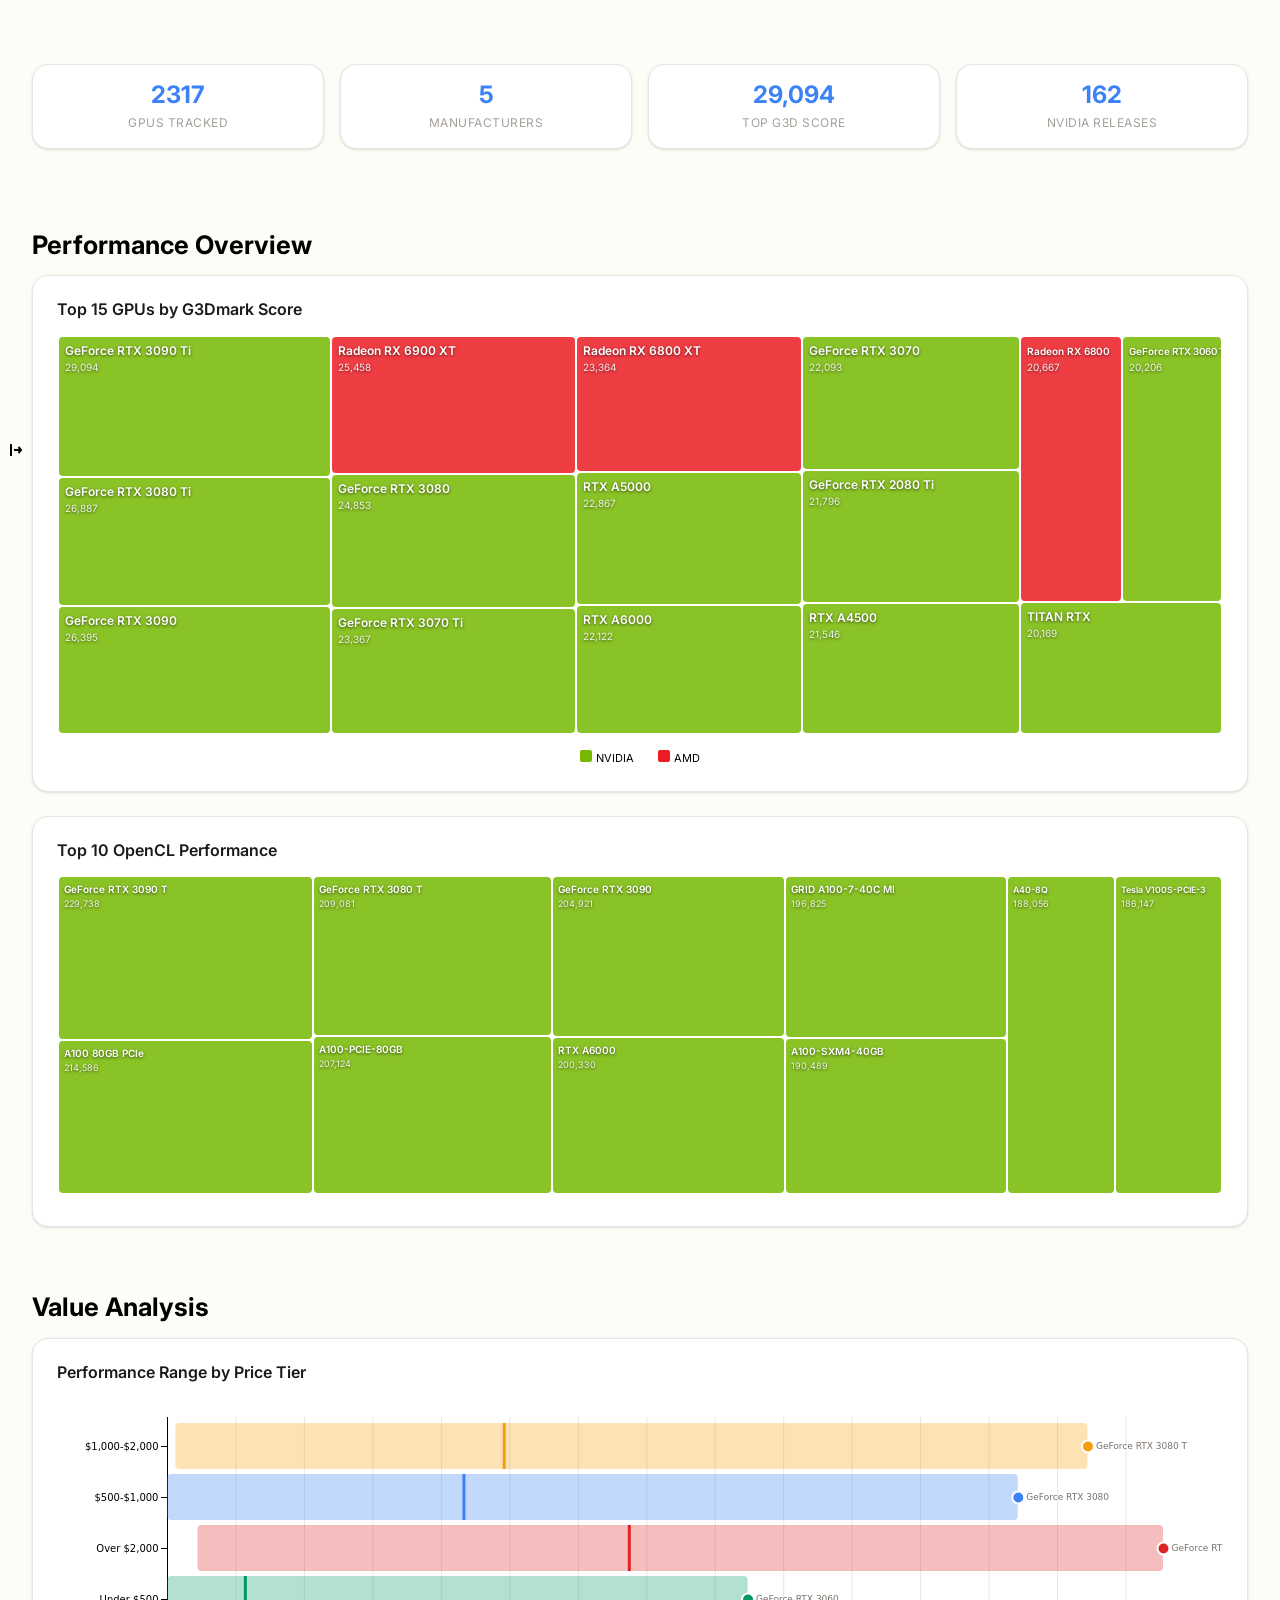
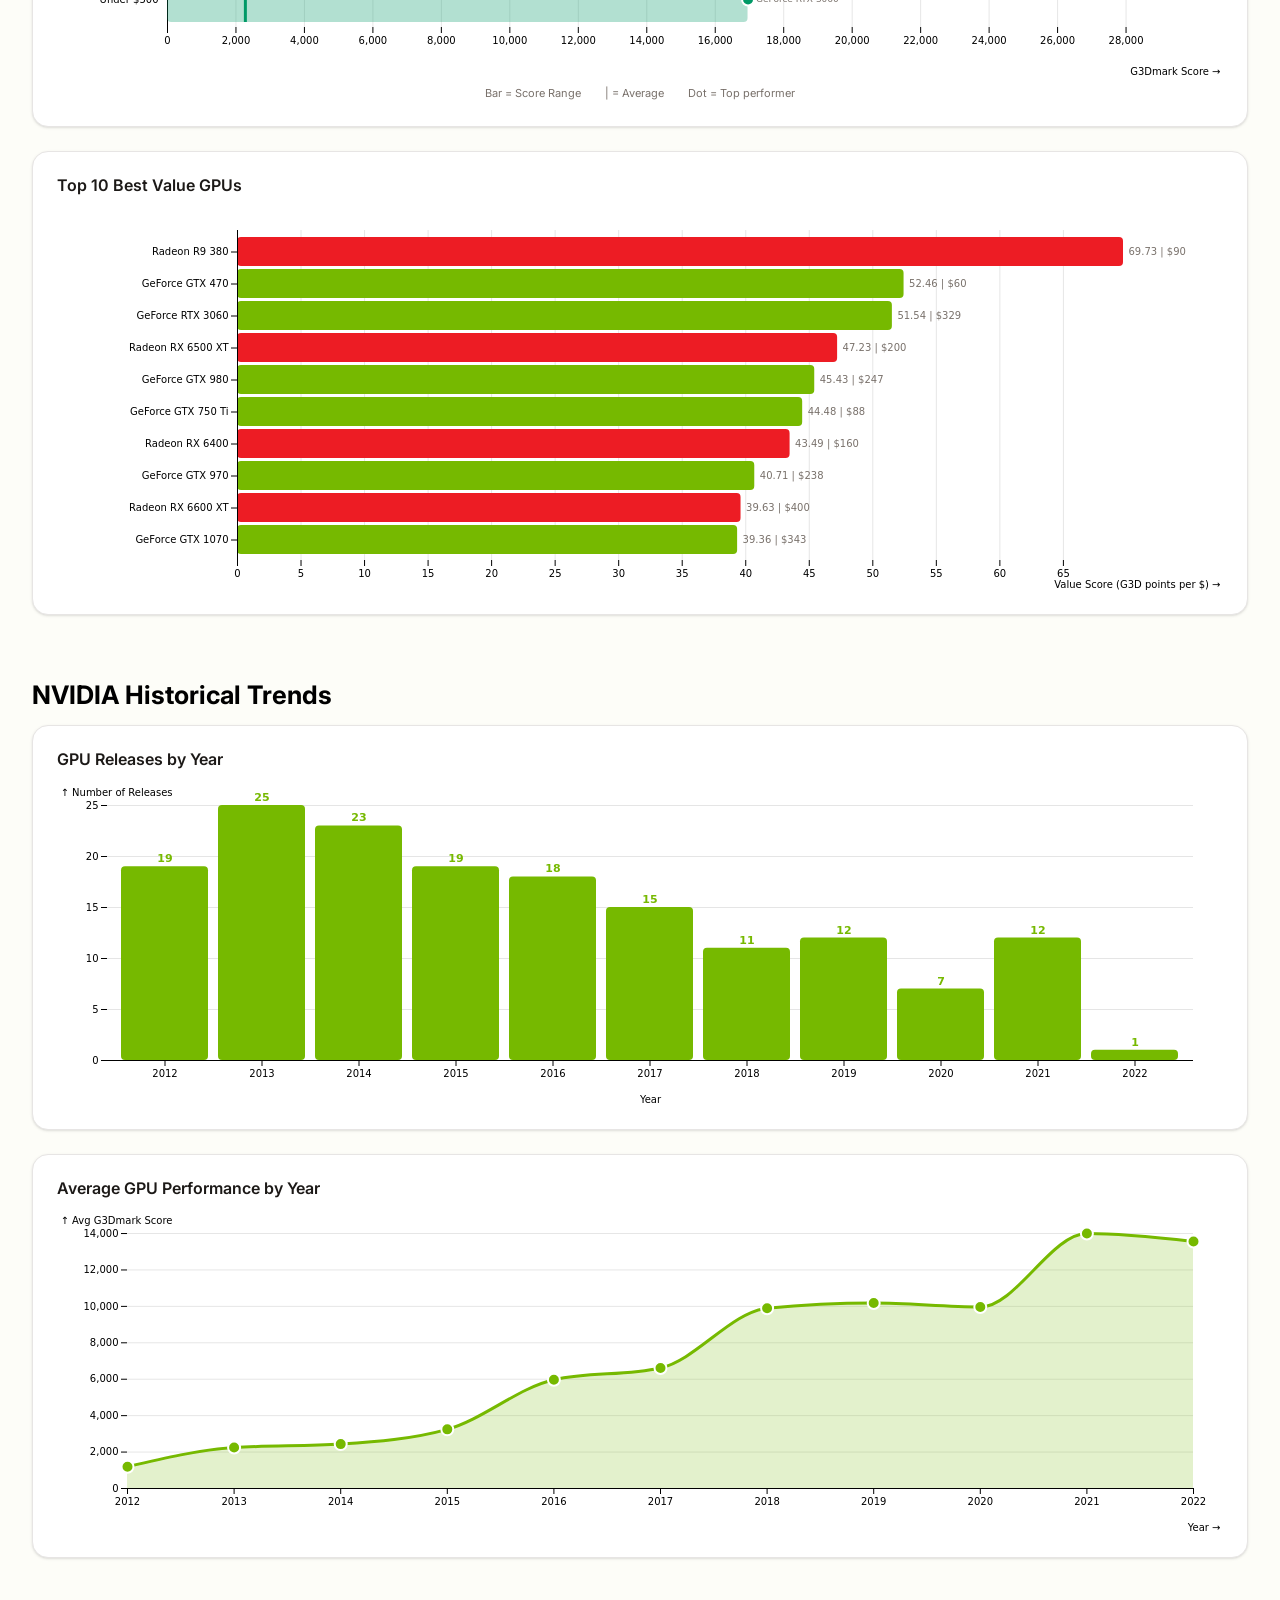
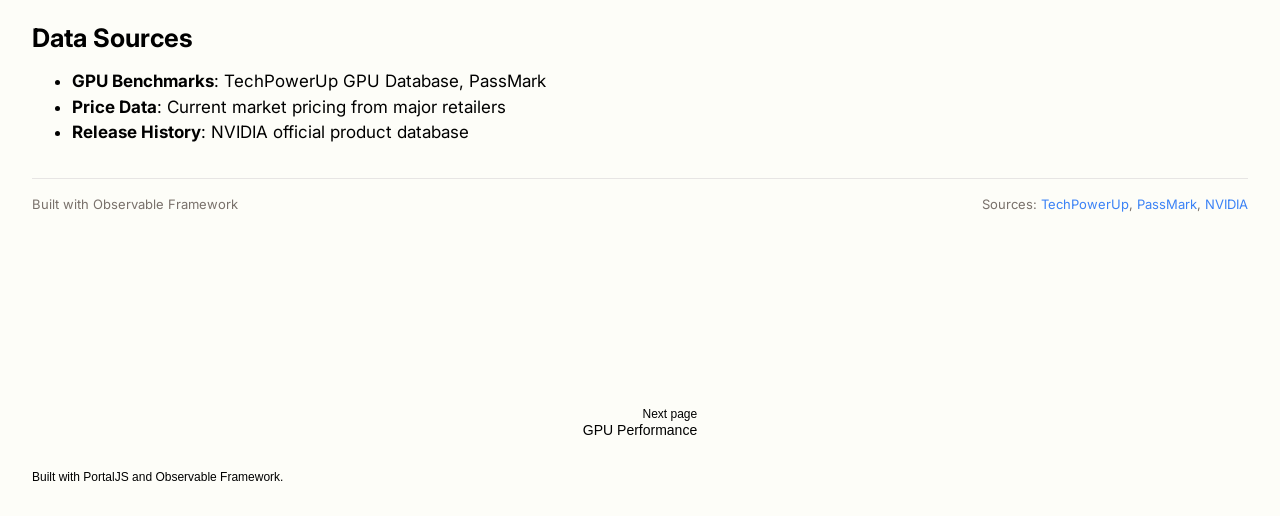
<file: index.html>
<!DOCTYPE html>
<html>
<head>
<meta charset="utf-8">
<meta name="viewport" content="width=device-width, initial-scale=1, maximum-scale=1">
<meta name="generator" content="Observable Framework v1.13.3">
<title>GPU Performance &amp; Pricing Data Portal</title>
<link rel="preconnect" href="https://fonts.gstatic.com" crossorigin>
<link rel="preload" as="style" href="https://fonts.googleapis.com/css2?family=Source+Serif+4:ital,opsz,wght@0,8..60,200..900;1,8..60,200..900&amp;display=swap" crossorigin>
<link rel="preload" as="style" href="./_import/style.1a9b2807.css">
<link rel="stylesheet" type="text/css" href="https://fonts.googleapis.com/css2?family=Source+Serif+4:ital,opsz,wght@0,8..60,200..900;1,8..60,200..900&amp;display=swap" crossorigin>
<link rel="stylesheet" type="text/css" href="./_import/style.1a9b2807.css">
<link rel="modulepreload" href="./_observablehq/client.183e9b31.js">
<link rel="modulepreload" href="./_observablehq/runtime.e080113b.js">
<link rel="modulepreload" href="./_observablehq/stdlib.73a8ec5a.js">
<link rel="modulepreload" href="./_npm/d3@7.9.0/e780feca.js">
<link rel="modulepreload" href="./_npm/htl@0.3.1/72f4716c.js">
<link rel="modulepreload" href="./_npm/@observablehq/plot@0.6.17/d761ef9b.js">
<link rel="modulepreload" href="./_npm/d3-dsv@3.0.1/9cffc2bd.js">
<link rel="modulepreload" href="./_npm/d3-array@3.2.4/e93ca09f.js">
<link rel="modulepreload" href="./_npm/d3-axis@3.0.0/0f2de24d.js">
<link rel="modulepreload" href="./_npm/d3-brush@3.0.0/65eb105b.js">
<link rel="modulepreload" href="./_npm/d3-chord@3.0.1/7ef8fb2e.js">
<link rel="modulepreload" href="./_npm/d3-color@3.1.0/aeb57b94.js">
<link rel="modulepreload" href="./_npm/d3-contour@4.0.2/1d2aed74.js">
<link rel="modulepreload" href="./_npm/d3-delaunay@6.0.4/5ced1d52.js">
<link rel="modulepreload" href="./_npm/d3-dispatch@3.0.1/9ba9c7f3.js">
<link rel="modulepreload" href="./_npm/d3-drag@3.0.0/4202580c.js">
<link rel="modulepreload" href="./_npm/d3-ease@3.0.1/cdd7e898.js">
<link rel="modulepreload" href="./_npm/d3-fetch@3.0.1/b4e2ad9a.js">
<link rel="modulepreload" href="./_npm/d3-force@3.0.0/5e804d15.js">
<link rel="modulepreload" href="./_npm/d3-format@3.1.0/86074ef6.js">
<link rel="modulepreload" href="./_npm/d3-geo@3.1.1/40599fb3.js">
<link rel="modulepreload" href="./_npm/d3-hierarchy@3.1.2/e49e792c.js">
<link rel="modulepreload" href="./_npm/d3-interpolate@3.0.1/8d1e5425.js">
<link rel="modulepreload" href="./_npm/d3-path@3.1.0/20d3f133.js">
<link rel="modulepreload" href="./_npm/d3-polygon@3.0.1/7553081f.js">
<link rel="modulepreload" href="./_npm/d3-quadtree@3.0.1/0dfd751c.js">
<link rel="modulepreload" href="./_npm/d3-random@3.0.1/3c90ee06.js">
<link rel="modulepreload" href="./_npm/d3-scale@4.0.2/843b6a76.js">
<link rel="modulepreload" href="./_npm/d3-scale-chromatic@3.1.0/ba24c2e7.js">
<link rel="modulepreload" href="./_npm/d3-selection@3.0.0/4d94e5b7.js">
<link rel="modulepreload" href="./_npm/d3-shape@3.2.0/6d3a6726.js">
<link rel="modulepreload" href="./_npm/d3-time@3.1.0/9f03c579.js">
<link rel="modulepreload" href="./_npm/d3-time-format@4.1.0/07c9626f.js">
<link rel="modulepreload" href="./_npm/d3-timer@3.0.1/b58a267d.js">
<link rel="modulepreload" href="./_npm/d3-transition@3.0.1/004da2ac.js">
<link rel="modulepreload" href="./_npm/d3-zoom@3.0.0/b5786b3f.js">
<link rel="modulepreload" href="./_npm/isoformat@0.2.1/18cbf477.js">
<link rel="modulepreload" href="./_npm/interval-tree-1d@1.0.4/53fe8176.js">
<link rel="modulepreload" href="./_npm/internmap@2.0.3/e08981d9.js">
<link rel="modulepreload" href="./_npm/delaunator@5.0.1/02d43215.js">
<link rel="modulepreload" href="./_npm/binary-search-bounds@2.0.5/cbf6ba23.js">
<link rel="modulepreload" href="./_npm/robust-predicates@3.0.2/aa00730b.js">

  <link rel="icon" href="./_file/observable.1af93621.png" type="image/png" sizes="32x32">
  <script>
    sessionStorage.setItem("observablehq-sidebar", "false");
  </script>
  <script type="module">
    import { inject } from 'https://esm.sh/@vercel/analytics@1.5.0';
    inject();
  </script>
  
<script type="module">

import {define} from "./_observablehq/client.183e9b31.js";
import {registerFile} from "./_observablehq/stdlib.73a8ec5a.js";

registerFile("./data/gpu_api_scores.csv", {"name":"./data/gpu_api_scores.csv","mimeType":"text/csv","path":"./_file/data/gpu_api_scores.d087293c.csv","lastModified":1765390455114,"size":43403});
registerFile("./data/gpu_benchmarks.csv", {"name":"./data/gpu_benchmarks.csv","mimeType":"text/csv","path":"./_file/data/gpu_benchmarks.3d4d3476.csv","lastModified":1765390452621,"size":131785});
registerFile("./data/nvidia_releases.csv", {"name":"./data/nvidia_releases.csv","mimeType":"text/csv","path":"./_file/data/nvidia_releases.7cd56040.csv","lastModified":1765390460244,"size":107});

define({id: "d33cfa1a", inputs: ["FileAttachment"], outputs: ["benchmarks","apiScores","releases"], body: (FileAttachment) => {
const benchmarks = FileAttachment("./data/gpu_benchmarks.csv").csv({typed: true});
const apiScores = FileAttachment("./data/gpu_api_scores.csv").csv({typed: true});
const releases = FileAttachment("./data/nvidia_releases.csv").csv({typed: true});
return {benchmarks,apiScores,releases};
}});

define({id: "788f6206", inputs: ["benchmarks","releases","apiScores","d3"], outputs: ["gpuCount","topGpu","brands","totalReleases","benchmarkData","topG3D","processedApi","topOpenCL","processedData","topValue","priceRanges","bestPerRange","releaseData","nvidiaPerf","perfByYear","colorMap"], body: async (benchmarks,releases,apiScores,d3) => {
const gpuCount = (await benchmarks).length;
const topGpu = (await benchmarks).sort((a, b) => b.G3Dmark - a.G3Dmark)[0];
const brands = [...new Set((await benchmarks).map(d => d.brand))].filter(b => b);
const totalReleases = (await releases).reduce((sum, d) => sum + d.release, 0);

const benchmarkData = (await benchmarks)
  .filter(d => d.G3Dmark && d.brand && d.brand !== "Other")
  .map(d => ({
    gpuName: d.gpuName,
    g3dmark: +d.G3Dmark,
    brand: d.brand,
    price: +d.price || 0,
    testDate: +d.testDate || 0
  }));

const topG3D = [...benchmarkData].sort((a, b) => b.g3dmark - a.g3dmark).slice(0, 15);

const processedApi = (await apiScores)
  .filter(d => d.Manufacturer === "Nvidia" || d.Manufacturer === "AMD")
  .map(d => ({
    manufacturer: d.Manufacturer === "Nvidia" ? "NVIDIA" : d.Manufacturer,
    device: d.Device,
    opencl: +d.OpenCL || 0
  }))
  .filter(d => d.opencl > 0);

const topOpenCL = [...processedApi].sort((a, b) => b.opencl - a.opencl).slice(0, 10);

const processedData = benchmarkData
  .filter(d => d.price > 0 && d.g3dmark > 0)
  .map(d => ({
    ...d,
    valueScore: (d.g3dmark / d.price).toFixed(2)
  }));

const topValue = [...processedData].sort((a, b) => +b.valueScore - +a.valueScore).slice(0, 10);

const priceRanges = [
  {range: "Under $500", min: 0, max: 500, color: "#009966"},
  {range: "$500-$1,000", min: 500, max: 1000, color: "#3b82f6"},
  {range: "$1,000-$2,000", min: 1000, max: 2000, color: "#f59e0b"},
  {range: "Over $2,000", min: 2000, max: Infinity, color: "#dc2626"}
];

const bestPerRange = priceRanges.map(r => {
  const gpus = processedData.filter(d => d.price >= r.min && d.price < r.max);
  if (gpus.length === 0) return null;
  const bestByPerf = gpus.sort((a, b) => b.g3dmark - a.g3dmark)[0];
  return {
    range: r.range,
    color: r.color,
    bestPerf: bestByPerf,
    minScore: d3.min(gpus, d => d.g3dmark),
    maxScore: d3.max(gpus, d => d.g3dmark),
    avgScore: d3.mean(gpus, d => d.g3dmark),
    count: gpus.length
  };
}).filter(d => d !== null);

const releaseData = (await releases)
  .map(d => ({ year: +d.release_year, count: +d.release }))
  .sort((a, b) => a.year - b.year);

const nvidiaPerf = benchmarkData
  .filter(d => d.brand === "NVIDIA" && d.testDate >= 2012 && d.testDate <= 2024);

const perfByYear = d3.rollups(
  nvidiaPerf,
  v => ({
    avgScore: d3.mean(v, d => d.g3dmark),
    topGpu: v.sort((a, b) => b.g3dmark - a.g3dmark)[0]?.gpuName
  }),
  d => d.testDate
).map(([year, stats]) => ({year, ...stats})).sort((a, b) => a.year - b.year);

const colorMap = { "NVIDIA": "#76b900", "AMD": "#ed1c24", "Intel": "#0071c5" };
return {gpuCount,topGpu,brands,totalReleases,benchmarkData,topG3D,processedApi,topOpenCL,processedData,topValue,priceRanges,bestPerRange,releaseData,nvidiaPerf,perfByYear,colorMap};
}});

define({id: "ea9305c5", mode: "inline", inputs: ["gpuCount","display"], body: async (gpuCount,display) => {
display(await(
gpuCount
))
}});

define({id: "51b625e4", mode: "inline", inputs: ["brands","display"], body: async (brands,display) => {
display(await(
brands.length
))
}});

define({id: "dfe9bff8", mode: "inline", inputs: ["topGpu","display"], body: async (topGpu,display) => {
display(await(
topGpu.G3Dmark.toLocaleString()
))
}});

define({id: "7dd01f45", mode: "inline", inputs: ["totalReleases","display"], body: async (totalReleases,display) => {
display(await(
totalReleases
))
}});

define({id: "c81b5210", inputs: ["display","html","resize","d3","topG3D","colorMap","topOpenCL"], body: (display,html,resize,d3,topG3D,colorMap,topOpenCL) => {
display(html`<div class="chart-section">
  <div class="chart-container-full">
    <h3>Top 15 GPUs by G3Dmark Score</h3>
    ${resize((width) => {
      const isMobile = width < 640;
      const height = isMobile ? 380 : 400;
      const padding = isMobile ? 1 : 2;
      const minW = isMobile ? 40 : 60;
      const minH = isMobile ? 25 : 35;
      const container = d3.create("div").style("position", "relative");
      const svg = container.append("svg").attr("width", width).attr("height", height);

      const root = d3.treemap()
        .size([width, height])
        .padding(padding)
        .round(true)
        (d3.hierarchy({children: topG3D}).sum(d => d.g3dmark));

      const leaves = svg.selectAll("g")
        .data(root.leaves())
        .join("g")
        .attr("transform", d => "translate(" + d.x0 + "," + d.y0 + ")");

      leaves.append("rect")
        .attr("width", d => d.x1 - d.x0)
        .attr("height", d => d.y1 - d.y0)
        .attr("fill", d => colorMap[d.data.brand] || "#888")
        .attr("rx", isMobile ? 3 : 4)
        .attr("opacity", 0.85);

      leaves.append("clipPath")
        .attr("id", (d, i) => "clip-top-" + i)
        .append("rect")
        .attr("width", d => d.x1 - d.x0)
        .attr("height", d => d.y1 - d.y0);

      leaves.append("text")
        .attr("clip-path", (d, i) => "url(#clip-top-" + i + ")")
        .attr("x", isMobile ? 4 : 6)
        .attr("y", isMobile ? 14 : 18)
        .attr("font-size", d => {
          const w = d.x1 - d.x0;
          const h = d.y1 - d.y0;
          if (w < minW || h < minH) return 0;
          return isMobile ? Math.min(10, w / 8) : Math.min(12, w / 10);
        })
        .attr("fill", "white")
        .attr("font-weight", "600")
        .style("text-shadow", "0 1px 3px rgba(0,0,0,0.6)")
        .text(d => {
          const w = d.x1 - d.x0;
          const maxChars = isMobile ? Math.floor(w / 6) : 20;
          return d.data.gpuName.length > maxChars ? d.data.gpuName.substring(0, maxChars - 2) + ".." : d.data.gpuName;
        });

      leaves.append("text")
        .attr("clip-path", (d, i) => "url(#clip-top-" + i + ")")
        .attr("x", isMobile ? 4 : 6)
        .attr("y", isMobile ? 26 : 34)
        .attr("font-size", d => {
          const w = d.x1 - d.x0;
          const h = d.y1 - d.y0;
          if (w < minW || h < (isMobile ? 35 : 50)) return 0;
          return isMobile ? 8 : 10;
        })
        .attr("fill", "rgba(255,255,255,0.9)")
        .style("text-shadow", "0 1px 3px rgba(0,0,0,0.6)")
        .text(d => d.data.g3dmark.toLocaleString());

      leaves.append("title")
        .text(d => d.data.gpuName + "\nG3Dmark: " + d.data.g3dmark.toLocaleString() + "\nBrand: " + d.data.brand);

      return container.node();
    })}
    <div style="display: flex; gap: 1.5rem; justify-content: center; margin-top: 0.5rem; font-size: 11px;">
      <span><span style="display: inline-block; width: 12px; height: 12px; background: #76b900; border-radius: 2px; margin-right: 4px;"></span>NVIDIA</span>
      <span><span style="display: inline-block; width: 12px; height: 12px; background: #ed1c24; border-radius: 2px; margin-right: 4px;"></span>AMD</span>
    </div>
  </div>

  <div class="chart-container-full">
    <h3>Top 10 OpenCL Performance</h3>
    ${resize((width) => {
      const isMobile = width < 640;
      const height = isMobile ? 300 : 320;
      const padding = isMobile ? 1 : 2;
      const minW = isMobile ? 35 : 50;
      const minH = isMobile ? 22 : 30;
      const container = d3.create("div").style("position", "relative");
      const svg = container.append("svg").attr("width", width).attr("height", height);

      const root = d3.treemap()
        .size([width, height])
        .padding(padding)
        .round(true)
        (d3.hierarchy({children: topOpenCL}).sum(d => d.opencl));

      const leaves = svg.selectAll("g")
        .data(root.leaves())
        .join("g")
        .attr("transform", d => "translate(" + d.x0 + "," + d.y0 + ")");

      leaves.append("rect")
        .attr("width", d => d.x1 - d.x0)
        .attr("height", d => d.y1 - d.y0)
        .attr("fill", d => colorMap[d.data.manufacturer] || "#3b82f6")
        .attr("rx", isMobile ? 3 : 4)
        .attr("opacity", 0.85);

      leaves.append("clipPath")
        .attr("id", (d, i) => "clip-ocl-" + i)
        .append("rect")
        .attr("width", d => d.x1 - d.x0)
        .attr("height", d => d.y1 - d.y0);

      leaves.append("text")
        .attr("clip-path", (d, i) => "url(#clip-ocl-" + i + ")")
        .attr("x", isMobile ? 3 : 5)
        .attr("y", isMobile ? 13 : 16)
        .attr("font-size", d => {
          const w = d.x1 - d.x0;
          const h = d.y1 - d.y0;
          if (w < minW || h < minH) return 0;
          return isMobile ? Math.min(9, w / 8) : Math.min(10, w / 12);
        })
        .attr("fill", "white")
        .attr("font-weight", "600")
        .style("text-shadow", "0 1px 3px rgba(0,0,0,0.6)")
        .text(d => {
          const w = d.x1 - d.x0;
          const maxChars = isMobile ? Math.floor(w / 5) : 18;
          return d.data.device.substring(0, maxChars);
        });

      leaves.append("text")
        .attr("clip-path", (d, i) => "url(#clip-ocl-" + i + ")")
        .attr("x", isMobile ? 3 : 5)
        .attr("y", isMobile ? 24 : 30)
        .attr("font-size", d => {
          const w = d.x1 - d.x0;
          const h = d.y1 - d.y0;
          if (w < minW || h < (isMobile ? 32 : 45)) return 0;
          return isMobile ? 8 : 9;
        })
        .attr("fill", "rgba(255,255,255,0.9)")
        .style("text-shadow", "0 1px 3px rgba(0,0,0,0.6)")
        .text(d => d.data.opencl.toLocaleString());

      leaves.append("title")
        .text(d => d.data.device + "\nOpenCL: " + d.data.opencl.toLocaleString());

      return container.node();
    })}
  </div>
</div>`)
}});

define({id: "2a67c73d", inputs: ["display","html","resize","Plot","bestPerRange","topValue","colorMap"], body: (display,html,resize,Plot,bestPerRange,topValue,colorMap) => {
display(html`<div class="chart-section">
  <div class="chart-container-full">
    <h3>Performance Range by Price Tier</h3>
    ${resize((width) => {
      const isMobile = width < 640;
      return Plot.plot({
        width,
        height: isMobile ? 240 : 280,
        marginLeft: isMobile ? 95 : 110,
        marginRight: 60,
        marginBottom: 50,
        style: { background: "transparent" },
        x: { label: "G3Dmark Score", grid: true },
        y: { label: null },
        marks: [
          Plot.ruleX([0]),
          Plot.barX(bestPerRange, {
            x1: "minScore", x2: "maxScore", y: "range",
            fill: "color", fillOpacity: 0.3, rx: 4
          }),
          Plot.tickX(bestPerRange, {
            x: "avgScore", y: "range",
            stroke: "color", strokeWidth: 3
          }),
          Plot.dot(bestPerRange, {
            x: "maxScore", y: "range", fill: "color", r: 6, stroke: "white", strokeWidth: 2,
            tip: true, title: d => "Best: " + d.bestPerf.gpuName + "\nScore: " + d.maxScore.toLocaleString()
          }),
          Plot.text(bestPerRange, {
            x: "maxScore", y: "range",
            text: d => d.bestPerf.gpuName.substring(0, 18),
            dx: 8, textAnchor: "start", fontSize: 9, fill: "#79716B"
          })
        ]
      });
    })}
    <div style="display: flex; gap: 1.5rem; justify-content: center; margin-top: 0.5rem; font-size: 11px; color: #79716B;">
      <span>Bar = Score Range</span>
      <span>| = Average</span>
      <span>Dot = Top performer</span>
    </div>
  </div>

  <div class="chart-container-full">
    <h3>Top 10 Best Value GPUs</h3>
    ${resize((width) => {
      const isMobile = width < 640;
      return Plot.plot({
        width,
        height: isMobile ? 340 : 380,
        marginLeft: isMobile ? 140 : 180,
        marginRight: 100,
        style: { background: "transparent" },
        x: { label: "Value Score (G3D points per $)", grid: true },
        y: { label: null },
        marks: [
          Plot.barX(topValue, {
            x: d => +d.valueScore, y: "gpuName",
            fill: d => colorMap[d.brand] || "#888",
            sort: {y: "-x"}, rx: 4, tip: true
          }),
          Plot.text(topValue, {
            x: d => +d.valueScore, y: "gpuName",
            text: d => d.valueScore + " | $" + d.price.toFixed(0),
            dx: 5, textAnchor: "start", fontSize: 10, fill: "#79716B"
          }),
          Plot.ruleX([0])
        ]
      });
    })}
  </div>
</div>`)
}});

define({id: "811cdaf5", inputs: ["display","html","resize","Plot","releaseData","perfByYear"], body: (display,html,resize,Plot,releaseData,perfByYear) => {
display(html`<div class="chart-section">
  <div class="chart-container-full">
    <h3>GPU Releases by Year</h3>
    ${resize((width) => {
      const isMobile = width < 640;
      return Plot.plot({
        width,
        height: isMobile ? 280 : 320,
        marginLeft: isMobile ? 45 : 50,
        marginRight: isMobile ? 20 : 30,
        marginBottom: isMobile ? 50 : 45,
        style: { background: "transparent" },
        x: { label: "Year", tickFormat: d => String(d), ticks: isMobile ? 6 : 11 },
        y: { label: "Number of Releases", grid: true },
        marks: [
          Plot.barY(releaseData, {
            x: "year", y: "count", fill: "#76b900", rx: 4, tip: true
          }),
          Plot.text(releaseData, {
            x: "year", y: "count",
            text: d => d.count,
            dy: -8, fontSize: 11, fontWeight: "600", fill: "#76b900"
          }),
          Plot.ruleY([0])
        ]
      });
    })}
  </div>

  <div class="chart-container-full">
    <h3>Average GPU Performance by Year</h3>
    ${resize((width) => {
      const isMobile = width < 640;
      return Plot.plot({
        width,
        height: isMobile ? 280 : 320,
        marginLeft: isMobile ? 60 : 70,
        marginRight: isMobile ? 20 : 30,
        marginBottom: isMobile ? 50 : 45,
        style: { background: "transparent" },
        x: { label: "Year", tickFormat: d => String(d), ticks: isMobile ? 5 : 8 },
        y: { label: "Avg G3Dmark Score", grid: true },
        marks: [
          Plot.areaY(perfByYear, {
            x: "year", y: "avgScore", fill: "#76b900", fillOpacity: 0.2, curve: "monotone-x"
          }),
          Plot.line(perfByYear, {
            x: "year", y: "avgScore", stroke: "#76b900", strokeWidth: 3, curve: "monotone-x"
          }),
          Plot.dot(perfByYear, {
            x: "year", y: "avgScore", fill: "#76b900", r: 6, stroke: "white", strokeWidth: 2,
            tip: true, title: d => String(d.year) + "\nAvg Score: " + Math.round(d.avgScore).toLocaleString() + "\nTop GPU: " + d.topGpu
          }),
          Plot.ruleY([0])
        ]
      });
    })}
  </div>
</div>`)
}});

</script>
</head>
<body>
<input id="observablehq-sidebar-toggle" type="checkbox" title="Toggle sidebar">
<label id="observablehq-sidebar-backdrop" for="observablehq-sidebar-toggle"></label>
<nav id="observablehq-sidebar">
  <ol>
    <label id="observablehq-sidebar-close" for="observablehq-sidebar-toggle"></label>
    <li class="observablehq-link observablehq-link-active"><a href="./">GPU Performance &amp; Pricing Data Portal</a></li>
  </ol>
  <ol>
    <li class="observablehq-link"><a href="./gpu-performance">GPU Performance</a></li>
    <li class="observablehq-link"><a href="./price-performance">Price vs Performance</a></li>
    <li class="observablehq-link"><a href="./nvidia-releases">NVIDIA Releases</a></li>
  </ol>
</nav>
<script>{const e=document.querySelector("#observablehq-sidebar"),o=document.querySelector("#observablehq-sidebar-toggle"),r=sessionStorage.getItem("observablehq-sidebar");r?o.checked=r==="true":o.indeterminate=!0;for(const t of document.querySelectorAll("#observablehq-sidebar summary")){const s=t.parentElement;switch(sessionStorage.getItem(`observablehq-sidebar:${t.textContent}`)){case"true":s.open=!0;break;case"false":s.classList.contains("observablehq-section-active")||(s.open=!1);break}}addEventListener("beforeunload",()=>sessionStorage.setItem("observablehq-sidebar-scrolly",`${e.scrollTop}`));const a=sessionStorage.getItem("observablehq-sidebar-scrolly");a!=null&&(e.style.cssText="overflow: hidden;",e.scrollTop=+a,e.style.cssText="");}</script>
<div id="observablehq-center">
<main id="observablehq-main" class="observablehq">
<div class="observablehq observablehq--block"><!--:d33cfa1a:--></div>
<div class="observablehq observablehq--block"><!--:788f6206:--></div>
<div class="key-stats">
  <div class="key-stat">
    <div class="value"><observablehq-loading></observablehq-loading><!--:ea9305c5:--></div>
    <div class="label">GPUs Tracked</div>
  </div>
  <div class="key-stat">
    <div class="value"><observablehq-loading></observablehq-loading><!--:51b625e4:--></div>
    <div class="label">Manufacturers</div>
  </div>
  <div class="key-stat">
    <div class="value"><observablehq-loading></observablehq-loading><!--:dfe9bff8:--></div>
    <div class="label">Top G3D Score</div>
  </div>
  <div class="key-stat">
    <div class="value"><observablehq-loading></observablehq-loading><!--:7dd01f45:--></div>
    <div class="label">NVIDIA Releases</div>
  </div>
</div>
<hr>
<h2 id="performance-overview" tabindex="-1"><a class="observablehq-header-anchor" href="#performance-overview">Performance Overview</a></h2>
<div class="observablehq observablehq--block"><observablehq-loading></observablehq-loading><!--:c81b5210:--></div>
<hr>
<h2 id="value-analysis" tabindex="-1"><a class="observablehq-header-anchor" href="#value-analysis">Value Analysis</a></h2>
<div class="observablehq observablehq--block"><observablehq-loading></observablehq-loading><!--:2a67c73d:--></div>
<hr>
<h2 id="nvidia-historical-trends" tabindex="-1"><a class="observablehq-header-anchor" href="#nvidia-historical-trends">NVIDIA Historical Trends</a></h2>
<div class="observablehq observablehq--block"><observablehq-loading></observablehq-loading><!--:811cdaf5:--></div>
<hr>
<h2 id="data-sources" tabindex="-1"><a class="observablehq-header-anchor" href="#data-sources">Data Sources</a></h2>
<ul>
<li><strong>GPU Benchmarks</strong>: TechPowerUp GPU Database, PassMark</li>
<li><strong>Price Data</strong>: Current market pricing from major retailers</li>
<li><strong>Release History</strong>: NVIDIA official product database</li>
</ul>
<div class="dashboard-footer">
  <span>Built with Observable Framework</span>
  <span>Sources: <a href="https://www.techpowerup.com/gpu-specs/" target="_blank" rel="noopener noreferrer">TechPowerUp</a>, <a href="https://www.passmark.com/" target="_blank" rel="noopener noreferrer">PassMark</a>, <a href="https://www.nvidia.com/" target="_blank" rel="noopener noreferrer">NVIDIA</a></span>
</div>
</main>
<footer id="observablehq-footer">
<nav><a rel="next" href="./gpu-performance"><span>GPU Performance</span></a></nav>
<div>Built with <a href="https://www.portaljs.com/" target="_blank" rel="noopener noreferrer">PortalJS</a> and Observable Framework.</div>
</footer>
</div>
</body>
</html>
</file>
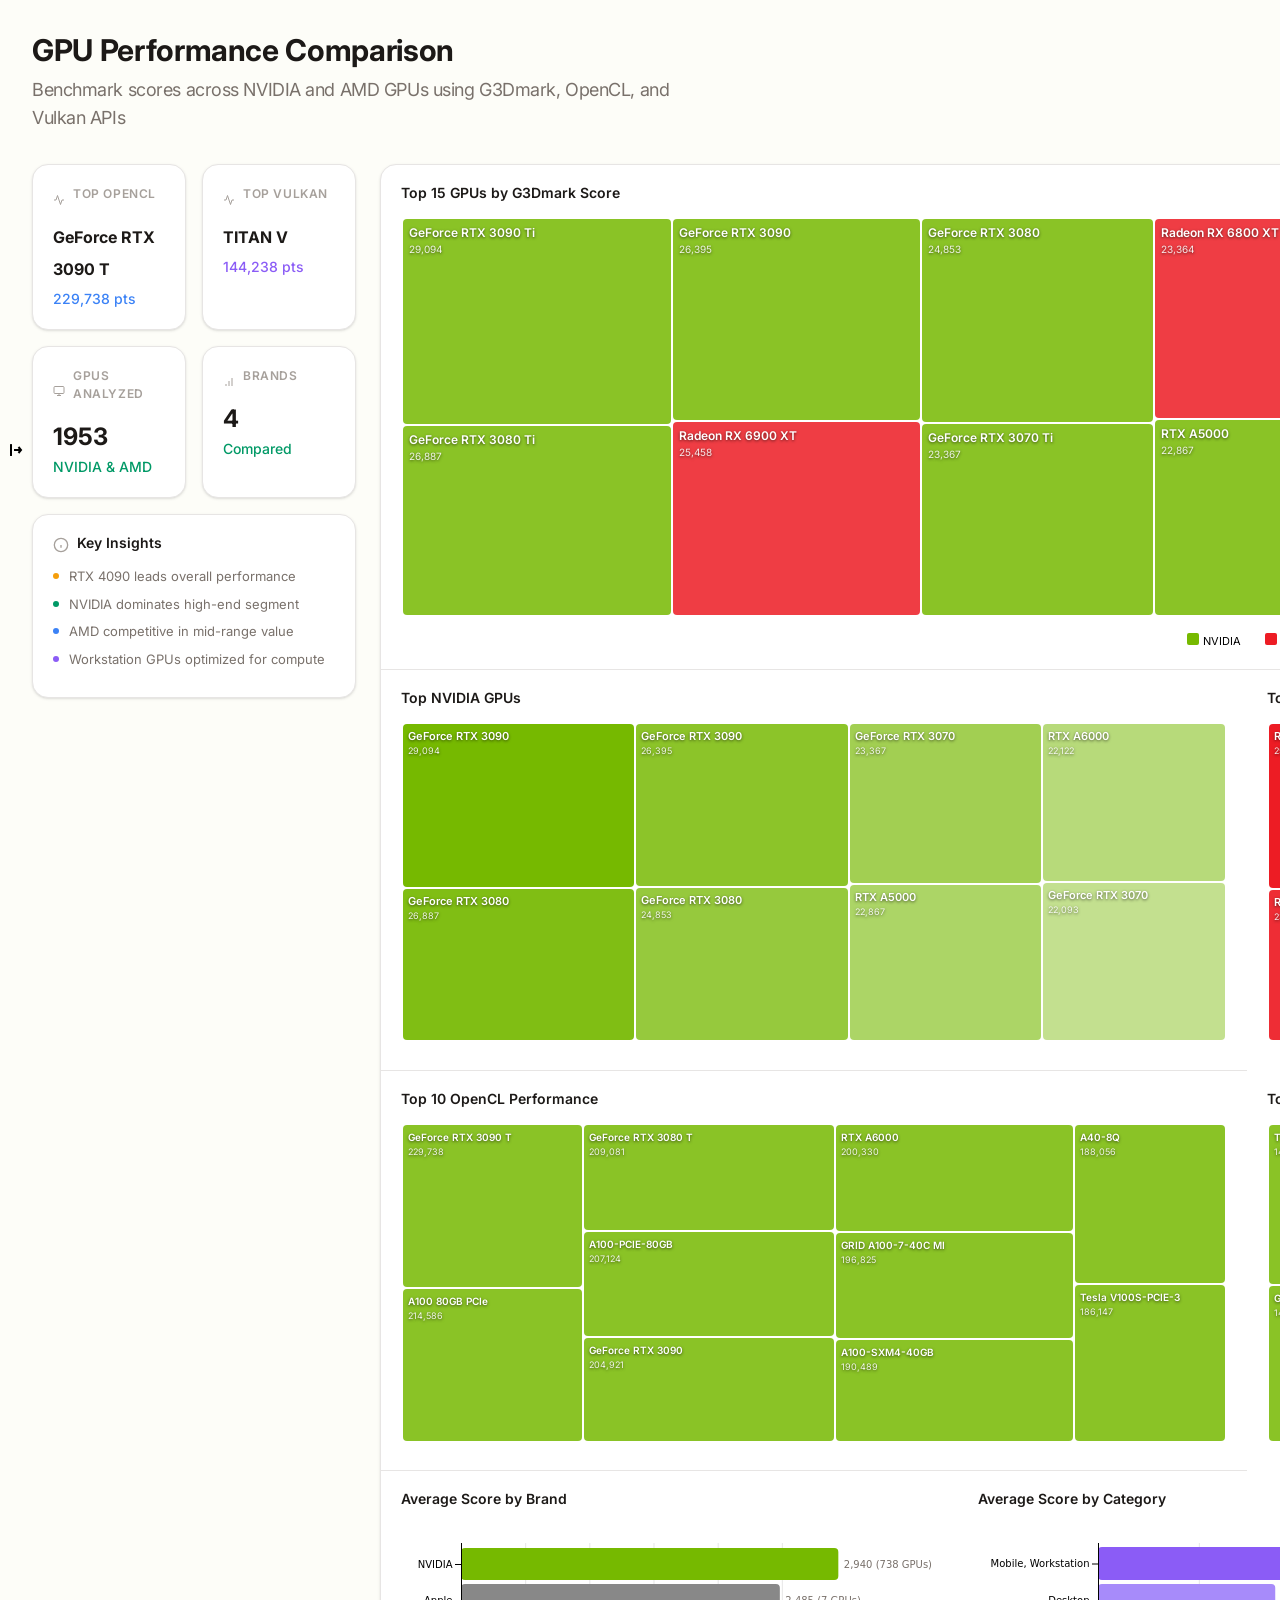
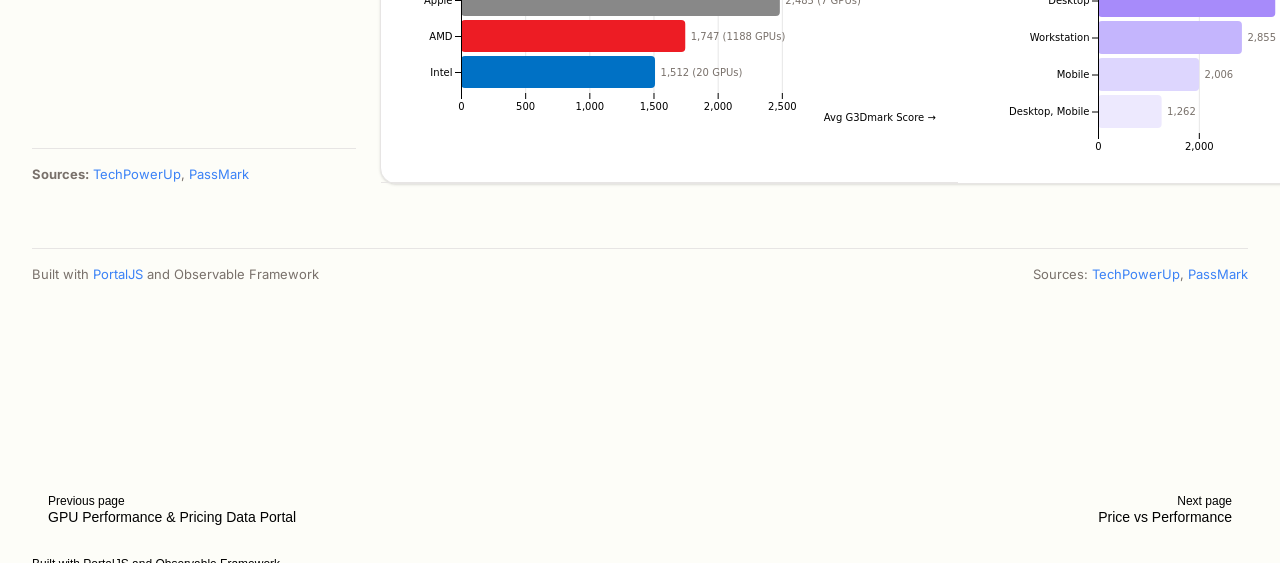
<file: gpu-performance.html>
<!DOCTYPE html>
<html>
<head>
<meta charset="utf-8">
<meta name="viewport" content="width=device-width, initial-scale=1, maximum-scale=1">
<meta name="generator" content="Observable Framework v1.13.3">
<title>GPU Performance &amp; Pricing Data Portal</title>
<link rel="preconnect" href="https://fonts.gstatic.com" crossorigin>
<link rel="preload" as="style" href="https://fonts.googleapis.com/css2?family=Source+Serif+4:ital,opsz,wght@0,8..60,200..900;1,8..60,200..900&amp;display=swap" crossorigin>
<link rel="preload" as="style" href="./_import/style.1a9b2807.css">
<link rel="stylesheet" type="text/css" href="https://fonts.googleapis.com/css2?family=Source+Serif+4:ital,opsz,wght@0,8..60,200..900;1,8..60,200..900&amp;display=swap" crossorigin>
<link rel="stylesheet" type="text/css" href="./_import/style.1a9b2807.css">
<link rel="modulepreload" href="./_observablehq/client.183e9b31.js">
<link rel="modulepreload" href="./_observablehq/runtime.e080113b.js">
<link rel="modulepreload" href="./_observablehq/stdlib.73a8ec5a.js">
<link rel="modulepreload" href="./_npm/d3@7.9.0/e780feca.js">
<link rel="modulepreload" href="./_npm/htl@0.3.1/72f4716c.js">
<link rel="modulepreload" href="./_npm/@observablehq/plot@0.6.17/d761ef9b.js">
<link rel="modulepreload" href="./_npm/d3-dsv@3.0.1/9cffc2bd.js">
<link rel="modulepreload" href="./_npm/d3-array@3.2.4/e93ca09f.js">
<link rel="modulepreload" href="./_npm/d3-axis@3.0.0/0f2de24d.js">
<link rel="modulepreload" href="./_npm/d3-brush@3.0.0/65eb105b.js">
<link rel="modulepreload" href="./_npm/d3-chord@3.0.1/7ef8fb2e.js">
<link rel="modulepreload" href="./_npm/d3-color@3.1.0/aeb57b94.js">
<link rel="modulepreload" href="./_npm/d3-contour@4.0.2/1d2aed74.js">
<link rel="modulepreload" href="./_npm/d3-delaunay@6.0.4/5ced1d52.js">
<link rel="modulepreload" href="./_npm/d3-dispatch@3.0.1/9ba9c7f3.js">
<link rel="modulepreload" href="./_npm/d3-drag@3.0.0/4202580c.js">
<link rel="modulepreload" href="./_npm/d3-ease@3.0.1/cdd7e898.js">
<link rel="modulepreload" href="./_npm/d3-fetch@3.0.1/b4e2ad9a.js">
<link rel="modulepreload" href="./_npm/d3-force@3.0.0/5e804d15.js">
<link rel="modulepreload" href="./_npm/d3-format@3.1.0/86074ef6.js">
<link rel="modulepreload" href="./_npm/d3-geo@3.1.1/40599fb3.js">
<link rel="modulepreload" href="./_npm/d3-hierarchy@3.1.2/e49e792c.js">
<link rel="modulepreload" href="./_npm/d3-interpolate@3.0.1/8d1e5425.js">
<link rel="modulepreload" href="./_npm/d3-path@3.1.0/20d3f133.js">
<link rel="modulepreload" href="./_npm/d3-polygon@3.0.1/7553081f.js">
<link rel="modulepreload" href="./_npm/d3-quadtree@3.0.1/0dfd751c.js">
<link rel="modulepreload" href="./_npm/d3-random@3.0.1/3c90ee06.js">
<link rel="modulepreload" href="./_npm/d3-scale@4.0.2/843b6a76.js">
<link rel="modulepreload" href="./_npm/d3-scale-chromatic@3.1.0/ba24c2e7.js">
<link rel="modulepreload" href="./_npm/d3-selection@3.0.0/4d94e5b7.js">
<link rel="modulepreload" href="./_npm/d3-shape@3.2.0/6d3a6726.js">
<link rel="modulepreload" href="./_npm/d3-time@3.1.0/9f03c579.js">
<link rel="modulepreload" href="./_npm/d3-time-format@4.1.0/07c9626f.js">
<link rel="modulepreload" href="./_npm/d3-timer@3.0.1/b58a267d.js">
<link rel="modulepreload" href="./_npm/d3-transition@3.0.1/004da2ac.js">
<link rel="modulepreload" href="./_npm/d3-zoom@3.0.0/b5786b3f.js">
<link rel="modulepreload" href="./_npm/isoformat@0.2.1/18cbf477.js">
<link rel="modulepreload" href="./_npm/interval-tree-1d@1.0.4/53fe8176.js">
<link rel="modulepreload" href="./_npm/internmap@2.0.3/e08981d9.js">
<link rel="modulepreload" href="./_npm/delaunator@5.0.1/02d43215.js">
<link rel="modulepreload" href="./_npm/binary-search-bounds@2.0.5/cbf6ba23.js">
<link rel="modulepreload" href="./_npm/robust-predicates@3.0.2/aa00730b.js">

  <link rel="icon" href="./_file/observable.1af93621.png" type="image/png" sizes="32x32">
  <script>
    sessionStorage.setItem("observablehq-sidebar", "false");
  </script>
  <script type="module">
    import { inject } from 'https://esm.sh/@vercel/analytics@1.5.0';
    inject();
  </script>
  
<script type="module">

import {define} from "./_observablehq/client.183e9b31.js";
import {registerFile} from "./_observablehq/stdlib.73a8ec5a.js";

registerFile("./data/gpu_api_scores.csv", {"name":"./data/gpu_api_scores.csv","mimeType":"text/csv","path":"./_file/data/gpu_api_scores.d087293c.csv","lastModified":1765390455114,"size":43403});
registerFile("./data/gpu_benchmarks.csv", {"name":"./data/gpu_benchmarks.csv","mimeType":"text/csv","path":"./_file/data/gpu_benchmarks.3d4d3476.csv","lastModified":1765390452621,"size":131785});

define({id: "8322afd3", inputs: ["FileAttachment"], outputs: ["apiScores","benchmarks"], body: (FileAttachment) => {
const apiScores = FileAttachment("./data/gpu_api_scores.csv").csv({typed: true});
const benchmarks = FileAttachment("./data/gpu_benchmarks.csv").csv({typed: true});
return {apiScores,benchmarks};
}});

define({id: "d91f73fb", inputs: ["apiScores","benchmarks","d3"], outputs: ["processedApi","topOpenCL","topVulkan","benchmarkData","topG3D","topNvidia","topAmd","brandStats","categoryStats","topOpenCLScore","topVulkanScore","totalGpus","colorMap"], body: async (apiScores,benchmarks,d3) => {
const processedApi = (await apiScores)
  .filter(d => d.Manufacturer === "Nvidia" || d.Manufacturer === "AMD")
  .map(d => ({
    manufacturer: d.Manufacturer === "Nvidia" ? "NVIDIA" : d.Manufacturer,
    device: d.Device,
    cuda: +d.CUDA || 0,
    opencl: +d.OpenCL || 0,
    vulkan: +d.Vulkan || 0
  }))
  .filter(d => d.opencl > 0 || d.vulkan > 0);

const topOpenCL = [...processedApi].filter(d => d.opencl > 0).sort((a, b) => b.opencl - a.opencl).slice(0, 10);
const topVulkan = [...processedApi].filter(d => d.vulkan > 0).sort((a, b) => b.vulkan - a.vulkan).slice(0, 10);

const benchmarkData = (await benchmarks)
  .filter(d => d.G3Dmark && d.brand && d.brand !== "Other")
  .map(d => ({
    gpuName: d.gpuName,
    g3dmark: +d.G3Dmark,
    brand: d.brand,
    category: d.category || "Unknown",
    tdp: +d.TDP || 0,
    price: +d.price || 0,
    year: +d.testDate || 0
  }));

const topG3D = [...benchmarkData].sort((a, b) => b.g3dmark - a.g3dmark).slice(0, 15);
const topNvidia = benchmarkData.filter(d => d.brand === "NVIDIA").sort((a, b) => b.g3dmark - a.g3dmark).slice(0, 8);
const topAmd = benchmarkData.filter(d => d.brand === "AMD").sort((a, b) => b.g3dmark - a.g3dmark).slice(0, 8);

const brandStats = d3.rollups(
  benchmarkData,
  v => ({ count: v.length, avgScore: d3.mean(v, d => d.g3dmark), maxScore: d3.max(v, d => d.g3dmark) }),
  d => d.brand
).map(([brand, stats]) => ({brand, ...stats})).sort((a, b) => b.avgScore - a.avgScore);

const categoryStats = d3.rollups(
  benchmarkData.filter(d => d.category !== "Unknown"),
  v => ({ count: v.length, avgScore: d3.mean(v, d => d.g3dmark) }),
  d => d.category
).map(([category, stats]) => ({category, ...stats})).sort((a, b) => b.avgScore - a.avgScore);

const topOpenCLScore = topOpenCL[0];
const topVulkanScore = topVulkan[0];
const totalGpus = benchmarkData.length;
const colorMap = { "NVIDIA": "#76b900", "AMD": "#ed1c24", "Intel": "#0071c5" };
return {processedApi,topOpenCL,topVulkan,benchmarkData,topG3D,topNvidia,topAmd,brandStats,categoryStats,topOpenCLScore,topVulkanScore,totalGpus,colorMap};
}});

define({id: "a8ab7667", inputs: ["display","html","topOpenCLScore","topVulkanScore","totalGpus","brandStats","resize","d3","topG3D","colorMap","topNvidia","topAmd","topOpenCL","topVulkan","Plot","categoryStats"], body: (display,html,topOpenCLScore,topVulkanScore,totalGpus,brandStats,resize,d3,topG3D,colorMap,topNvidia,topAmd,topOpenCL,topVulkan,Plot,categoryStats) => {
display(html`<div class="dashboard-layout">
  <div class="sidebar">
    <div class="stats-grid">
      <div class="stat-card">
        <div class="stat-card-header">
          <span class="stat-card-icon"><svg viewBox="0 0 24 24"><polyline points="22 12 18 12 15 21 9 3 6 12 2 12"></polyline></svg></span>
          <span class="stat-card-label">Top OpenCL</span>
        </div>
        <div class="stat-card-content">
          <div class="stat-card-value" style="font-size: 16px;">${topOpenCLScore?.device.substring(0, 18)}</div>
          <div class="stat-card-subvalue" style="color: var(--color-accent-blue);">${topOpenCLScore?.opencl.toLocaleString()} pts</div>
        </div>
      </div>

      <div class="stat-card">
        <div class="stat-card-header">
          <span class="stat-card-icon"><svg viewBox="0 0 24 24"><polyline points="22 12 18 12 15 21 9 3 6 12 2 12"></polyline></svg></span>
          <span class="stat-card-label">Top Vulkan</span>
        </div>
        <div class="stat-card-content">
          <div class="stat-card-value" style="font-size: 16px;">${topVulkanScore?.device.substring(0, 18)}</div>
          <div class="stat-card-subvalue" style="color: var(--color-accent-purple);">${topVulkanScore?.vulkan.toLocaleString()} pts</div>
        </div>
      </div>

      <div class="stat-card">
        <div class="stat-card-header">
          <span class="stat-card-icon"><svg viewBox="0 0 24 24"><rect x="2" y="3" width="20" height="14" rx="2" ry="2"></rect><line x1="8" y1="21" x2="16" y2="21"></line><line x1="12" y1="17" x2="12" y2="21"></line></svg></span>
          <span class="stat-card-label">GPUs Analyzed</span>
        </div>
        <div class="stat-card-content">
          <div class="stat-card-value">${totalGpus}</div>
          <div class="stat-card-subvalue">NVIDIA & AMD</div>
        </div>
      </div>

      <div class="stat-card">
        <div class="stat-card-header">
          <span class="stat-card-icon"><svg viewBox="0 0 24 24"><path d="M12 20V10"></path><path d="M18 20V4"></path><path d="M6 20v-4"></path></svg></span>
          <span class="stat-card-label">Brands</span>
        </div>
        <div class="stat-card-content">
          <div class="stat-card-value">${brandStats.length}</div>
          <div class="stat-card-subvalue">Compared</div>
        </div>
      </div>
    </div>

    <div class="insights">
      <div class="insights-header">
        <span class="insights-icon"><svg viewBox="0 0 24 24"><circle cx="12" cy="12" r="10"></circle><line x1="12" y1="16" x2="12" y2="12"></line><line x1="12" y1="8" x2="12.01" y2="8"></line></svg></span>
        <h4 class="insights-title">Key Insights</h4>
      </div>
      <ul class="insights-list">
        <li>RTX 4090 leads overall performance</li>
        <li>NVIDIA dominates high-end segment</li>
        <li>AMD competitive in mid-range value</li>
        <li>Workstation GPUs optimized for compute</li>
      </ul>
    </div>

    <div class="data-sources">
      <strong>Sources:</strong> <a href="https://www.techpowerup.com/gpu-specs/" target="_blank">TechPowerUp</a>, <a href="https://www.passmark.com/" target="_blank">PassMark</a>
    </div>
  </div>

  <div class="main-content">
    <div class="chart-container chart-large">
      <h3>Top 15 GPUs by G3Dmark Score</h3>
      ${resize((width) => {
        const isMobile = width < 640;
        const height = isMobile ? 380 : 400;
        const padding = isMobile ? 1 : 2;
        const minW = isMobile ? 40 : 60;
        const minH = isMobile ? 25 : 35;
        const container = d3.create("div").style("position", "relative");
        const svg = container.append("svg").attr("width", width).attr("height", height);

        const root = d3.treemap()
          .size([width, height])
          .padding(padding)
          .round(true)
          (d3.hierarchy({children: topG3D}).sum(d => d.g3dmark));

        const leaves = svg.selectAll("g")
          .data(root.leaves())
          .join("g")
          .attr("transform", d => "translate(" + d.x0 + "," + d.y0 + ")");

        leaves.append("rect")
          .attr("width", d => d.x1 - d.x0)
          .attr("height", d => d.y1 - d.y0)
          .attr("fill", d => colorMap[d.data.brand] || "#888")
          .attr("rx", isMobile ? 3 : 4)
          .attr("opacity", 0.85);

        leaves.append("clipPath")
          .attr("id", (d, i) => "clip-top-" + i)
          .append("rect")
          .attr("width", d => d.x1 - d.x0)
          .attr("height", d => d.y1 - d.y0);

        leaves.append("text")
          .attr("clip-path", (d, i) => "url(#clip-top-" + i + ")")
          .attr("x", isMobile ? 4 : 6)
          .attr("y", isMobile ? 14 : 18)
          .attr("font-size", d => {
            const w = d.x1 - d.x0;
            const h = d.y1 - d.y0;
            if (w < minW || h < minH) return 0;
            return isMobile ? Math.min(10, w / 8) : Math.min(12, w / 10);
          })
          .attr("fill", "white")
          .attr("font-weight", "600")
          .style("text-shadow", "0 1px 3px rgba(0,0,0,0.6)")
          .text(d => {
            const w = d.x1 - d.x0;
            const maxChars = isMobile ? Math.floor(w / 6) : 20;
            return d.data.gpuName.length > maxChars ? d.data.gpuName.substring(0, maxChars - 2) + ".." : d.data.gpuName;
          });

        leaves.append("text")
          .attr("clip-path", (d, i) => "url(#clip-top-" + i + ")")
          .attr("x", isMobile ? 4 : 6)
          .attr("y", isMobile ? 26 : 34)
          .attr("font-size", d => {
            const w = d.x1 - d.x0;
            const h = d.y1 - d.y0;
            if (w < minW || h < (isMobile ? 35 : 50)) return 0;
            return isMobile ? 8 : 10;
          })
          .attr("fill", "rgba(255,255,255,0.9)")
          .style("text-shadow", "0 1px 3px rgba(0,0,0,0.6)")
          .text(d => d.data.g3dmark.toLocaleString());

        leaves.append("title")
          .text(d => d.data.gpuName + "\nG3Dmark: " + d.data.g3dmark.toLocaleString() + "\nBrand: " + d.data.brand);

        return container.node();
      })}
      <div style="display: flex; gap: 1.5rem; justify-content: center; margin-top: 0.5rem; font-size: 11px;">
        <span><span style="display: inline-block; width: 12px; height: 12px; background: #76b900; border-radius: 2px; margin-right: 4px;"></span>NVIDIA</span>
        <span><span style="display: inline-block; width: 12px; height: 12px; background: #ed1c24; border-radius: 2px; margin-right: 4px;"></span>AMD</span>
      </div>
    </div>

    <div class="chart-grid">
      <div class="chart-container">
        <h3>Top NVIDIA GPUs</h3>
        ${resize((width) => {
          const isMobile = width < 640;
          const height = isMobile ? 300 : 320;
          const padding = isMobile ? 1 : 2;
          const minW = isMobile ? 35 : 50;
          const minH = isMobile ? 22 : 30;
          const container = d3.create("div").style("position", "relative");
          const svg = container.append("svg").attr("width", width).attr("height", height);

          const root = d3.treemap()
            .size([width, height])
            .padding(padding)
            .round(true)
            (d3.hierarchy({children: topNvidia}).sum(d => d.g3dmark));

          const leaves = svg.selectAll("g")
            .data(root.leaves())
            .join("g")
            .attr("transform", d => "translate(" + d.x0 + "," + d.y0 + ")");

          leaves.append("rect")
            .attr("width", d => d.x1 - d.x0)
            .attr("height", d => d.y1 - d.y0)
            .attr("fill", "#76b900")
            .attr("rx", isMobile ? 3 : 4)
            .attr("opacity", (d, i) => 1 - i * 0.08);

          leaves.append("clipPath")
            .attr("id", (d, i) => "clip-nv-" + i)
            .append("rect")
            .attr("width", d => d.x1 - d.x0)
            .attr("height", d => d.y1 - d.y0);

          leaves.append("text")
            .attr("clip-path", (d, i) => "url(#clip-nv-" + i + ")")
            .attr("x", isMobile ? 3 : 5)
            .attr("y", isMobile ? 13 : 16)
            .attr("font-size", d => {
              const w = d.x1 - d.x0;
              const h = d.y1 - d.y0;
              if (w < minW || h < minH) return 0;
              return isMobile ? Math.min(9, w / 8) : Math.min(11, w / 10);
            })
            .attr("fill", "white")
            .attr("font-weight", "600")
            .style("text-shadow", "0 1px 3px rgba(0,0,0,0.6)")
            .text(d => {
              const w = d.x1 - d.x0;
              const maxChars = isMobile ? Math.floor(w / 5) : 16;
              return d.data.gpuName.substring(0, maxChars);
            });

          leaves.append("text")
            .attr("clip-path", (d, i) => "url(#clip-nv-" + i + ")")
            .attr("x", isMobile ? 3 : 5)
            .attr("y", isMobile ? 24 : 30)
            .attr("font-size", d => {
              const w = d.x1 - d.x0;
              const h = d.y1 - d.y0;
              if (w < minW || h < (isMobile ? 32 : 45)) return 0;
              return isMobile ? 8 : 9;
            })
            .attr("fill", "rgba(255,255,255,0.9)")
            .style("text-shadow", "0 1px 3px rgba(0,0,0,0.6)")
            .text(d => d.data.g3dmark.toLocaleString());

          leaves.append("title")
            .text(d => d.data.gpuName + "\nG3Dmark: " + d.data.g3dmark.toLocaleString());

          return container.node();
        })}
      </div>

      <div class="chart-container">
        <h3>Top AMD GPUs</h3>
        ${resize((width) => {
          const isMobile = width < 640;
          const height = isMobile ? 300 : 320;
          const padding = isMobile ? 1 : 2;
          const minW = isMobile ? 35 : 50;
          const minH = isMobile ? 22 : 30;
          const container = d3.create("div").style("position", "relative");
          const svg = container.append("svg").attr("width", width).attr("height", height);

          const root = d3.treemap()
            .size([width, height])
            .padding(padding)
            .round(true)
            (d3.hierarchy({children: topAmd}).sum(d => d.g3dmark));

          const leaves = svg.selectAll("g")
            .data(root.leaves())
            .join("g")
            .attr("transform", d => "translate(" + d.x0 + "," + d.y0 + ")");

          leaves.append("rect")
            .attr("width", d => d.x1 - d.x0)
            .attr("height", d => d.y1 - d.y0)
            .attr("fill", "#ed1c24")
            .attr("rx", isMobile ? 3 : 4)
            .attr("opacity", (d, i) => 1 - i * 0.08);

          leaves.append("clipPath")
            .attr("id", (d, i) => "clip-amd-" + i)
            .append("rect")
            .attr("width", d => d.x1 - d.x0)
            .attr("height", d => d.y1 - d.y0);

          leaves.append("text")
            .attr("clip-path", (d, i) => "url(#clip-amd-" + i + ")")
            .attr("x", isMobile ? 3 : 5)
            .attr("y", isMobile ? 13 : 16)
            .attr("font-size", d => {
              const w = d.x1 - d.x0;
              const h = d.y1 - d.y0;
              if (w < minW || h < minH) return 0;
              return isMobile ? Math.min(9, w / 8) : Math.min(11, w / 10);
            })
            .attr("fill", "white")
            .attr("font-weight", "600")
            .style("text-shadow", "0 1px 3px rgba(0,0,0,0.6)")
            .text(d => {
              const w = d.x1 - d.x0;
              const maxChars = isMobile ? Math.floor(w / 5) : 16;
              return d.data.gpuName.substring(0, maxChars);
            });

          leaves.append("text")
            .attr("clip-path", (d, i) => "url(#clip-amd-" + i + ")")
            .attr("x", isMobile ? 3 : 5)
            .attr("y", isMobile ? 24 : 30)
            .attr("font-size", d => {
              const w = d.x1 - d.x0;
              const h = d.y1 - d.y0;
              if (w < minW || h < (isMobile ? 32 : 45)) return 0;
              return isMobile ? 8 : 9;
            })
            .attr("fill", "rgba(255,255,255,0.9)")
            .style("text-shadow", "0 1px 3px rgba(0,0,0,0.6)")
            .text(d => d.data.g3dmark.toLocaleString());

          leaves.append("title")
            .text(d => d.data.gpuName + "\nG3Dmark: " + d.data.g3dmark.toLocaleString());

          return container.node();
        })}
      </div>
    </div>

    <div class="chart-grid">
      <div class="chart-container">
        <h3>Top 10 OpenCL Performance</h3>
        ${resize((width) => {
          const isMobile = width < 640;
          const height = isMobile ? 300 : 320;
          const padding = isMobile ? 1 : 2;
          const minW = isMobile ? 35 : 50;
          const minH = isMobile ? 22 : 30;
          const container = d3.create("div").style("position", "relative");
          const svg = container.append("svg").attr("width", width).attr("height", height);

          const root = d3.treemap()
            .size([width, height])
            .padding(padding)
            .round(true)
            (d3.hierarchy({children: topOpenCL}).sum(d => d.opencl));

          const leaves = svg.selectAll("g")
            .data(root.leaves())
            .join("g")
            .attr("transform", d => "translate(" + d.x0 + "," + d.y0 + ")");

          leaves.append("rect")
            .attr("width", d => d.x1 - d.x0)
            .attr("height", d => d.y1 - d.y0)
            .attr("fill", d => colorMap[d.data.manufacturer] || "#3b82f6")
            .attr("rx", isMobile ? 3 : 4)
            .attr("opacity", 0.85);

          leaves.append("clipPath")
            .attr("id", (d, i) => "clip-ocl-" + i)
            .append("rect")
            .attr("width", d => d.x1 - d.x0)
            .attr("height", d => d.y1 - d.y0);

          leaves.append("text")
            .attr("clip-path", (d, i) => "url(#clip-ocl-" + i + ")")
            .attr("x", isMobile ? 3 : 5)
            .attr("y", isMobile ? 13 : 16)
            .attr("font-size", d => {
              const w = d.x1 - d.x0;
              const h = d.y1 - d.y0;
              if (w < minW || h < minH) return 0;
              return isMobile ? Math.min(9, w / 8) : Math.min(10, w / 12);
            })
            .attr("fill", "white")
            .attr("font-weight", "600")
            .style("text-shadow", "0 1px 3px rgba(0,0,0,0.6)")
            .text(d => {
              const w = d.x1 - d.x0;
              const maxChars = isMobile ? Math.floor(w / 5) : 18;
              return d.data.device.substring(0, maxChars);
            });

          leaves.append("text")
            .attr("clip-path", (d, i) => "url(#clip-ocl-" + i + ")")
            .attr("x", isMobile ? 3 : 5)
            .attr("y", isMobile ? 24 : 30)
            .attr("font-size", d => {
              const w = d.x1 - d.x0;
              const h = d.y1 - d.y0;
              if (w < minW || h < (isMobile ? 32 : 45)) return 0;
              return isMobile ? 8 : 9;
            })
            .attr("fill", "rgba(255,255,255,0.9)")
            .style("text-shadow", "0 1px 3px rgba(0,0,0,0.6)")
            .text(d => d.data.opencl.toLocaleString());

          leaves.append("title")
            .text(d => d.data.device + "\nOpenCL: " + d.data.opencl.toLocaleString());

          return container.node();
        })}
      </div>

      <div class="chart-container">
        <h3>Top 10 Vulkan Performance</h3>
        ${resize((width) => {
          const isMobile = width < 640;
          const height = isMobile ? 300 : 320;
          const padding = isMobile ? 1 : 2;
          const minW = isMobile ? 35 : 50;
          const minH = isMobile ? 22 : 30;
          const container = d3.create("div").style("position", "relative");
          const svg = container.append("svg").attr("width", width).attr("height", height);

          const root = d3.treemap()
            .size([width, height])
            .padding(padding)
            .round(true)
            (d3.hierarchy({children: topVulkan}).sum(d => d.vulkan));

          const leaves = svg.selectAll("g")
            .data(root.leaves())
            .join("g")
            .attr("transform", d => "translate(" + d.x0 + "," + d.y0 + ")");

          leaves.append("rect")
            .attr("width", d => d.x1 - d.x0)
            .attr("height", d => d.y1 - d.y0)
            .attr("fill", d => colorMap[d.data.manufacturer] || "#8b5cf6")
            .attr("rx", isMobile ? 3 : 4)
            .attr("opacity", 0.85);

          leaves.append("clipPath")
            .attr("id", (d, i) => "clip-vk-" + i)
            .append("rect")
            .attr("width", d => d.x1 - d.x0)
            .attr("height", d => d.y1 - d.y0);

          leaves.append("text")
            .attr("clip-path", (d, i) => "url(#clip-vk-" + i + ")")
            .attr("x", isMobile ? 3 : 5)
            .attr("y", isMobile ? 13 : 16)
            .attr("font-size", d => {
              const w = d.x1 - d.x0;
              const h = d.y1 - d.y0;
              if (w < minW || h < minH) return 0;
              return isMobile ? Math.min(9, w / 8) : Math.min(10, w / 12);
            })
            .attr("fill", "white")
            .attr("font-weight", "600")
            .style("text-shadow", "0 1px 3px rgba(0,0,0,0.6)")
            .text(d => {
              const w = d.x1 - d.x0;
              const maxChars = isMobile ? Math.floor(w / 5) : 18;
              return d.data.device.substring(0, maxChars);
            });

          leaves.append("text")
            .attr("clip-path", (d, i) => "url(#clip-vk-" + i + ")")
            .attr("x", isMobile ? 3 : 5)
            .attr("y", isMobile ? 24 : 30)
            .attr("font-size", d => {
              const w = d.x1 - d.x0;
              const h = d.y1 - d.y0;
              if (w < minW || h < (isMobile ? 32 : 45)) return 0;
              return isMobile ? 8 : 9;
            })
            .attr("fill", "rgba(255,255,255,0.9)")
            .style("text-shadow", "0 1px 3px rgba(0,0,0,0.6)")
            .text(d => d.data.vulkan.toLocaleString());

          leaves.append("title")
            .text(d => d.data.device + "\nVulkan: " + d.data.vulkan.toLocaleString());

          return container.node();
        })}
      </div>
    </div>

    <div class="chart-grid">
      <div class="chart-container">
        <h3>Average Score by Brand</h3>
        ${resize((width) => {
          const isMobile = width < 640;
          return Plot.plot({
            width,
            height: isMobile ? 200 : 220,
            marginLeft: isMobile ? 60 : 70,
            marginRight: isMobile ? 100 : 120,
            style: { background: "transparent" },
            x: { label: "Avg G3Dmark Score", grid: true },
            y: { label: null },
            marks: [
              Plot.barX(brandStats, {
                x: "avgScore", y: "brand", fill: d => colorMap[d.brand] || "#888", sort: {y: "-x"}, rx: 4, tip: true
              }),
              Plot.text(brandStats, {
                x: "avgScore", y: "brand",
                text: d => Math.round(d.avgScore).toLocaleString() + " (" + d.count + " GPUs)",
                dx: 5, textAnchor: "start", fontSize: 10, fill: "#79716B"
              }),
              Plot.ruleX([0])
            ]
          });
        })}
      </div>

      <div class="chart-container">
        <h3>Average Score by Category</h3>
        ${resize((width) => {
          const isMobile = width < 640;
          const colors = ["#8b5cf6", "#a78bfa", "#c4b5fd", "#ddd6fe", "#ede9fe"];
          return Plot.plot({
            width,
            height: isMobile ? 240 : 260,
            marginLeft: isMobile ? 120 : 140,
            marginRight: isMobile ? 50 : 60,
            style: { background: "transparent" },
            x: { label: "Avg G3Dmark Score", grid: true },
            y: { label: null },
            marks: [
              Plot.barX(categoryStats, {
                x: "avgScore", y: "category", fill: (d, i) => colors[i % colors.length], sort: {y: "-x"}, rx: 4, tip: true
              }),
              Plot.text(categoryStats, {
                x: "avgScore", y: "category",
                text: d => Math.round(d.avgScore).toLocaleString(),
                dx: 5, textAnchor: "start", fontSize: 10, fill: "#79716B"
              }),
              Plot.ruleX([0])
            ]
          });
        })}
      </div>
    </div>
  </div>
</div>

<div class="dashboard-footer">
  <span>Built with <a href="https://www.portaljs.com/">PortalJS</a> and Observable Framework</span>
  <span>Sources: <a href="https://www.techpowerup.com/gpu-specs/" target="_blank">TechPowerUp</a>, <a href="https://www.passmark.com/" target="_blank">PassMark</a></span>
</div>`)
}});

</script>
</head>
<body>
<input id="observablehq-sidebar-toggle" type="checkbox" title="Toggle sidebar">
<label id="observablehq-sidebar-backdrop" for="observablehq-sidebar-toggle"></label>
<nav id="observablehq-sidebar">
  <ol>
    <label id="observablehq-sidebar-close" for="observablehq-sidebar-toggle"></label>
    <li class="observablehq-link"><a href="./">GPU Performance &amp; Pricing Data Portal</a></li>
  </ol>
  <ol>
    <li class="observablehq-link observablehq-link-active"><a href="./gpu-performance">GPU Performance</a></li>
    <li class="observablehq-link"><a href="./price-performance">Price vs Performance</a></li>
    <li class="observablehq-link"><a href="./nvidia-releases">NVIDIA Releases</a></li>
  </ol>
</nav>
<script>{const e=document.querySelector("#observablehq-sidebar"),o=document.querySelector("#observablehq-sidebar-toggle"),r=sessionStorage.getItem("observablehq-sidebar");r?o.checked=r==="true":o.indeterminate=!0;for(const t of document.querySelectorAll("#observablehq-sidebar summary")){const s=t.parentElement;switch(sessionStorage.getItem(`observablehq-sidebar:${t.textContent}`)){case"true":s.open=!0;break;case"false":s.classList.contains("observablehq-section-active")||(s.open=!1);break}}addEventListener("beforeunload",()=>sessionStorage.setItem("observablehq-sidebar-scrolly",`${e.scrollTop}`));const a=sessionStorage.getItem("observablehq-sidebar-scrolly");a!=null&&(e.style.cssText="overflow: hidden;",e.scrollTop=+a,e.style.cssText="");}</script>
<div id="observablehq-center">
<main id="observablehq-main" class="observablehq">
<div class="observablehq observablehq--block"><!--:8322afd3:--></div>
<div class="observablehq observablehq--block"><!--:d91f73fb:--></div>
<div class="hero">
  <h1>GPU Performance Comparison</h1>
  <p>Benchmark scores across NVIDIA and AMD GPUs using G3Dmark, OpenCL, and Vulkan APIs</p>
</div>
<div class="observablehq observablehq--block"><observablehq-loading></observablehq-loading><!--:a8ab7667:--></div>
</main>
<footer id="observablehq-footer">
<nav><a rel="prev" href="./"><span>GPU Performance &amp; Pricing Data Portal</span></a><a rel="next" href="./price-performance"><span>Price vs Performance</span></a></nav>
<div>Built with <a href="https://www.portaljs.com/" target="_blank" rel="noopener noreferrer">PortalJS</a> and Observable Framework.</div>
</footer>
</div>
</body>
</html>
</file>
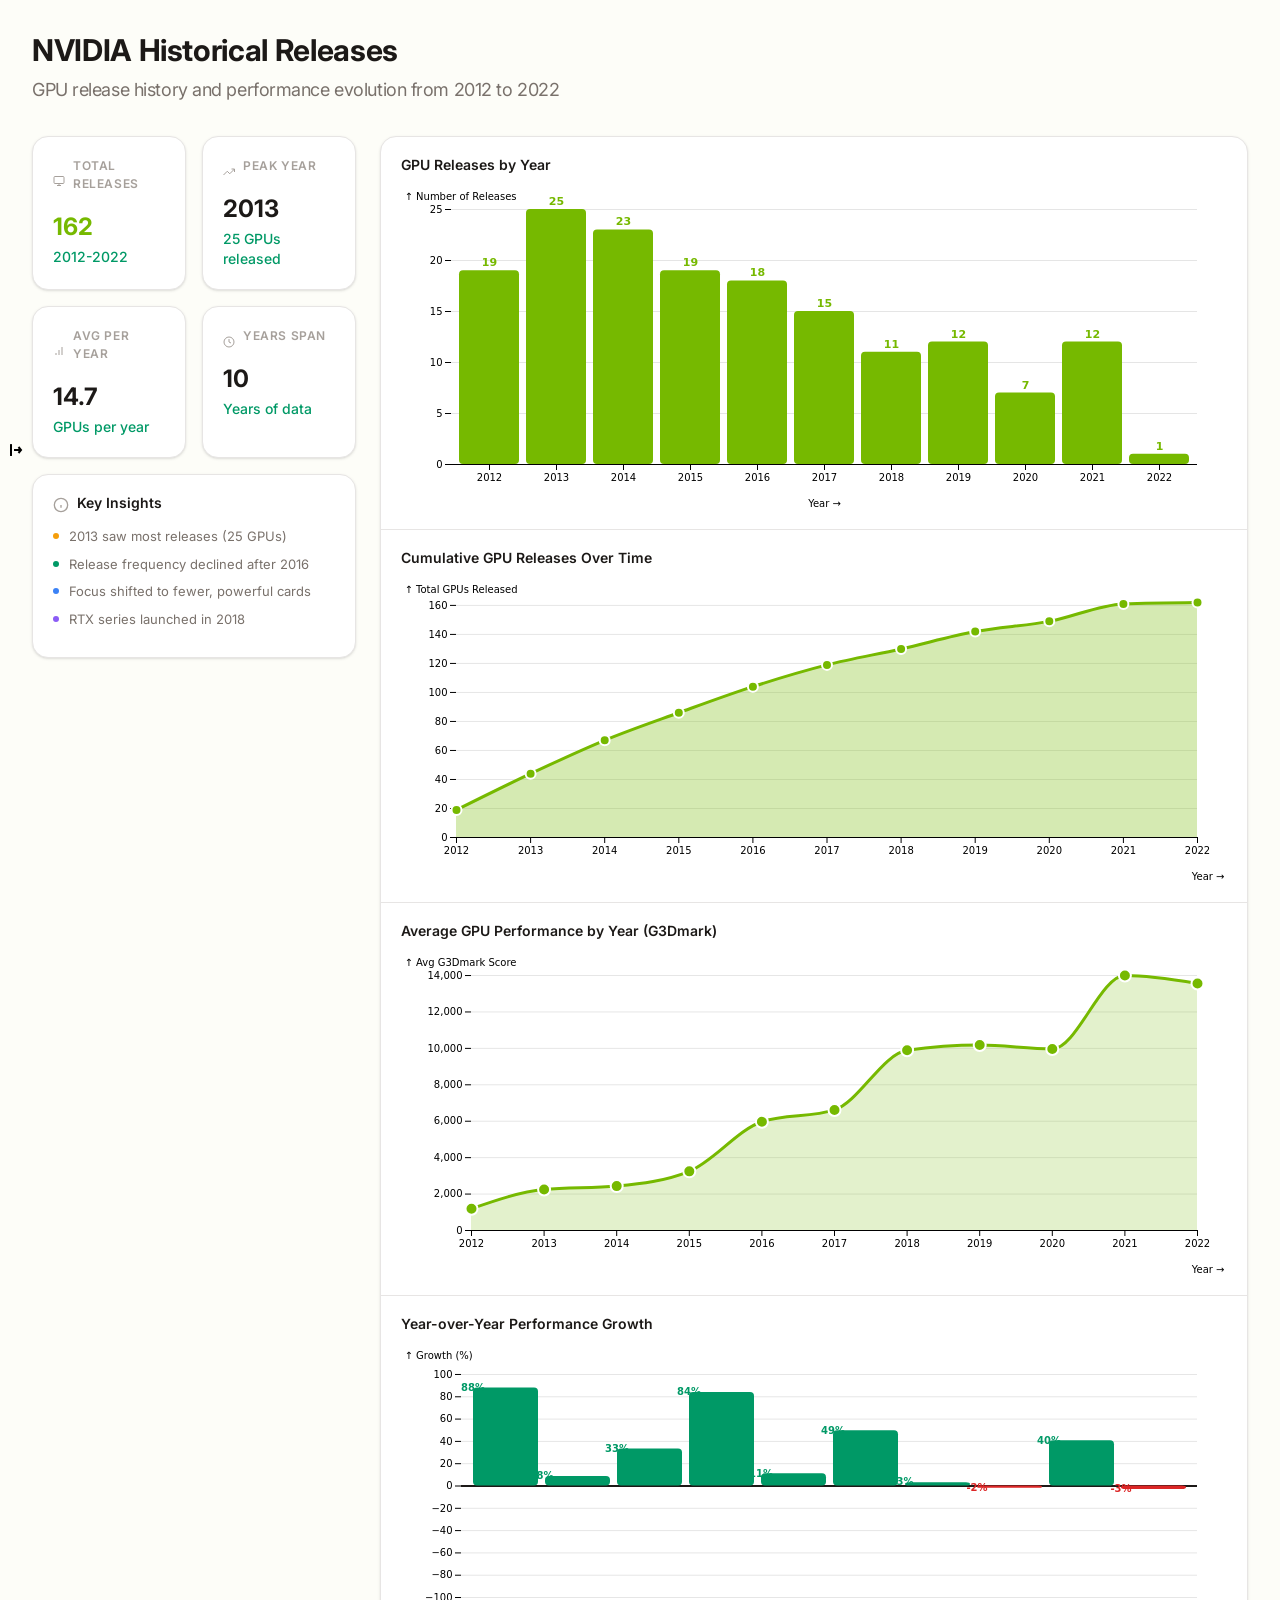
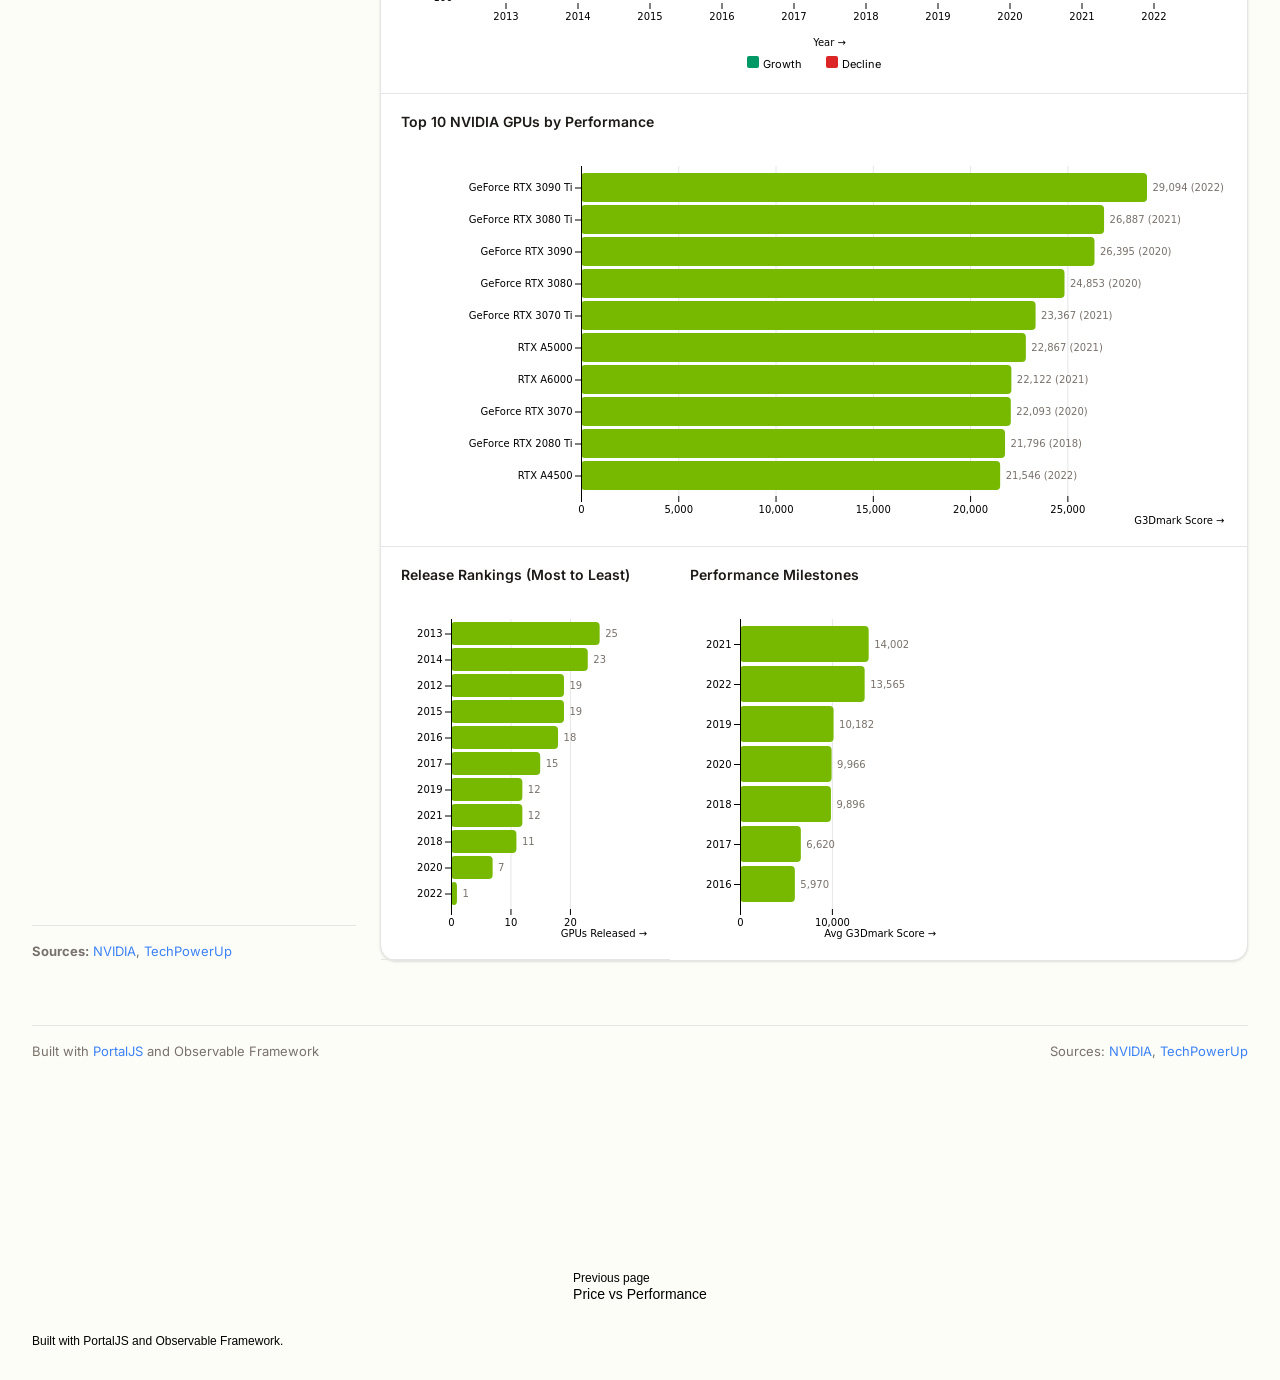
<file: nvidia-releases.html>
<!DOCTYPE html>
<html>
<head>
<meta charset="utf-8">
<meta name="viewport" content="width=device-width, initial-scale=1, maximum-scale=1">
<meta name="generator" content="Observable Framework v1.13.3">
<title>GPU Performance &amp; Pricing Data Portal</title>
<link rel="preconnect" href="https://fonts.gstatic.com" crossorigin>
<link rel="preload" as="style" href="https://fonts.googleapis.com/css2?family=Source+Serif+4:ital,opsz,wght@0,8..60,200..900;1,8..60,200..900&amp;display=swap" crossorigin>
<link rel="preload" as="style" href="./_import/style.1a9b2807.css">
<link rel="stylesheet" type="text/css" href="https://fonts.googleapis.com/css2?family=Source+Serif+4:ital,opsz,wght@0,8..60,200..900;1,8..60,200..900&amp;display=swap" crossorigin>
<link rel="stylesheet" type="text/css" href="./_import/style.1a9b2807.css">
<link rel="modulepreload" href="./_observablehq/client.183e9b31.js">
<link rel="modulepreload" href="./_observablehq/runtime.e080113b.js">
<link rel="modulepreload" href="./_observablehq/stdlib.73a8ec5a.js">
<link rel="modulepreload" href="./_npm/d3@7.9.0/e780feca.js">
<link rel="modulepreload" href="./_npm/htl@0.3.1/72f4716c.js">
<link rel="modulepreload" href="./_npm/@observablehq/plot@0.6.17/d761ef9b.js">
<link rel="modulepreload" href="./_npm/d3-dsv@3.0.1/9cffc2bd.js">
<link rel="modulepreload" href="./_npm/d3-array@3.2.4/e93ca09f.js">
<link rel="modulepreload" href="./_npm/d3-axis@3.0.0/0f2de24d.js">
<link rel="modulepreload" href="./_npm/d3-brush@3.0.0/65eb105b.js">
<link rel="modulepreload" href="./_npm/d3-chord@3.0.1/7ef8fb2e.js">
<link rel="modulepreload" href="./_npm/d3-color@3.1.0/aeb57b94.js">
<link rel="modulepreload" href="./_npm/d3-contour@4.0.2/1d2aed74.js">
<link rel="modulepreload" href="./_npm/d3-delaunay@6.0.4/5ced1d52.js">
<link rel="modulepreload" href="./_npm/d3-dispatch@3.0.1/9ba9c7f3.js">
<link rel="modulepreload" href="./_npm/d3-drag@3.0.0/4202580c.js">
<link rel="modulepreload" href="./_npm/d3-ease@3.0.1/cdd7e898.js">
<link rel="modulepreload" href="./_npm/d3-fetch@3.0.1/b4e2ad9a.js">
<link rel="modulepreload" href="./_npm/d3-force@3.0.0/5e804d15.js">
<link rel="modulepreload" href="./_npm/d3-format@3.1.0/86074ef6.js">
<link rel="modulepreload" href="./_npm/d3-geo@3.1.1/40599fb3.js">
<link rel="modulepreload" href="./_npm/d3-hierarchy@3.1.2/e49e792c.js">
<link rel="modulepreload" href="./_npm/d3-interpolate@3.0.1/8d1e5425.js">
<link rel="modulepreload" href="./_npm/d3-path@3.1.0/20d3f133.js">
<link rel="modulepreload" href="./_npm/d3-polygon@3.0.1/7553081f.js">
<link rel="modulepreload" href="./_npm/d3-quadtree@3.0.1/0dfd751c.js">
<link rel="modulepreload" href="./_npm/d3-random@3.0.1/3c90ee06.js">
<link rel="modulepreload" href="./_npm/d3-scale@4.0.2/843b6a76.js">
<link rel="modulepreload" href="./_npm/d3-scale-chromatic@3.1.0/ba24c2e7.js">
<link rel="modulepreload" href="./_npm/d3-selection@3.0.0/4d94e5b7.js">
<link rel="modulepreload" href="./_npm/d3-shape@3.2.0/6d3a6726.js">
<link rel="modulepreload" href="./_npm/d3-time@3.1.0/9f03c579.js">
<link rel="modulepreload" href="./_npm/d3-time-format@4.1.0/07c9626f.js">
<link rel="modulepreload" href="./_npm/d3-timer@3.0.1/b58a267d.js">
<link rel="modulepreload" href="./_npm/d3-transition@3.0.1/004da2ac.js">
<link rel="modulepreload" href="./_npm/d3-zoom@3.0.0/b5786b3f.js">
<link rel="modulepreload" href="./_npm/isoformat@0.2.1/18cbf477.js">
<link rel="modulepreload" href="./_npm/interval-tree-1d@1.0.4/53fe8176.js">
<link rel="modulepreload" href="./_npm/internmap@2.0.3/e08981d9.js">
<link rel="modulepreload" href="./_npm/delaunator@5.0.1/02d43215.js">
<link rel="modulepreload" href="./_npm/binary-search-bounds@2.0.5/cbf6ba23.js">
<link rel="modulepreload" href="./_npm/robust-predicates@3.0.2/aa00730b.js">

  <link rel="icon" href="./_file/observable.1af93621.png" type="image/png" sizes="32x32">
  <script>
    sessionStorage.setItem("observablehq-sidebar", "false");
  </script>
  <script type="module">
    import { inject } from 'https://esm.sh/@vercel/analytics@1.5.0';
    inject();
  </script>
  
<script type="module">

import {define} from "./_observablehq/client.183e9b31.js";
import {registerFile} from "./_observablehq/stdlib.73a8ec5a.js";

registerFile("./data/gpu_benchmarks.csv", {"name":"./data/gpu_benchmarks.csv","mimeType":"text/csv","path":"./_file/data/gpu_benchmarks.3d4d3476.csv","lastModified":1765390452621,"size":131785});
registerFile("./data/nvidia_releases.csv", {"name":"./data/nvidia_releases.csv","mimeType":"text/csv","path":"./_file/data/nvidia_releases.7cd56040.csv","lastModified":1765390460244,"size":107});

define({id: "1ef919b5", inputs: ["FileAttachment"], outputs: ["releases","benchmarks"], body: (FileAttachment) => {
const releases = FileAttachment("./data/nvidia_releases.csv").csv({typed: true});
const benchmarks = FileAttachment("./data/gpu_benchmarks.csv").csv({typed: true});
return {releases,benchmarks};
}});

define({id: "c18f5e47", inputs: ["releases","benchmarks","d3"], outputs: ["releaseData","nvidiaPerf","perfByYear","cumulativeData","totalReleases","peakYear","years","minYear","maxYear","avgPerYear","topNvidiaGpus","performanceGrowth"], body: async (releases,benchmarks,d3) => {
const releaseData = (await releases)
  .map(d => ({
    year: +d.release_year,
    count: +d.release
  }))
  .sort((a, b) => a.year - b.year);

const nvidiaPerf = (await benchmarks)
  .filter(d => d.brand === "NVIDIA" && d.testDate && d.G3Dmark)
  .map(d => ({
    gpuName: d.gpuName,
    year: +d.testDate,
    g3dmark: +d.G3Dmark,
    price: +d.price || 0,
    category: d.category || "Unknown"
  }))
  .filter(d => d.year >= 2012 && d.year <= 2024);

const perfByYear = d3.rollups(
  nvidiaPerf,
  v => ({
    avgScore: d3.mean(v, d => d.g3dmark),
    maxScore: d3.max(v, d => d.g3dmark),
    count: v.length,
    topGpu: v.sort((a, b) => b.g3dmark - a.g3dmark)[0]?.gpuName
  }),
  d => d.year
).map(([year, stats]) => ({year, ...stats})).sort((a, b) => a.year - b.year);

const cumulativeData = releaseData.map((d, i, arr) => ({
  year: d.year,
  count: d.count,
  cumulative: arr.slice(0, i + 1).reduce((sum, x) => sum + x.count, 0)
}));

const totalReleases = releaseData.reduce((sum, d) => sum + d.count, 0);
const peakYear = releaseData.reduce((max, d) => d.count > max.count ? d : max, {count: 0});
const years = releaseData.map(d => d.year);
const minYear = d3.min(years);
const maxYear = d3.max(years);
const avgPerYear = (totalReleases / releaseData.length).toFixed(1);

const topNvidiaGpus = nvidiaPerf.sort((a, b) => b.g3dmark - a.g3dmark).slice(0, 10);

const performanceGrowth = perfByYear.slice(1).map((d, i) => ({
  year: d.year,
  growth: ((d.avgScore - perfByYear[i].avgScore) / perfByYear[i].avgScore * 100),
  avgScore: d.avgScore
}));
return {releaseData,nvidiaPerf,perfByYear,cumulativeData,totalReleases,peakYear,years,minYear,maxYear,avgPerYear,topNvidiaGpus,performanceGrowth};
}});

define({id: "5db027ae", mode: "inline", inputs: ["minYear","display"], body: async (minYear,display) => {
display(await(
minYear
))
}});

define({id: "fb0a202a", mode: "inline", inputs: ["maxYear","display"], body: async (maxYear,display) => {
display(await(
maxYear
))
}});

define({id: "a6ca4808", inputs: ["display","html","totalReleases","minYear","maxYear","peakYear","avgPerYear","resize","Plot","releaseData","cumulativeData","perfByYear","d3","performanceGrowth","topNvidiaGpus"], body: (display,html,totalReleases,minYear,maxYear,peakYear,avgPerYear,resize,Plot,releaseData,cumulativeData,perfByYear,d3,performanceGrowth,topNvidiaGpus) => {
display(html`<div class="dashboard-layout">
  <div class="sidebar">
    <div class="stats-grid">
      <div class="stat-card">
        <div class="stat-card-header">
          <span class="stat-card-icon"><svg viewBox="0 0 24 24"><rect x="2" y="3" width="20" height="14" rx="2" ry="2"></rect><line x1="8" y1="21" x2="16" y2="21"></line><line x1="12" y1="17" x2="12" y2="21"></line></svg></span>
          <span class="stat-card-label">Total Releases</span>
        </div>
        <div class="stat-card-content">
          <div class="stat-card-value nvidia">${totalReleases}</div>
          <div class="stat-card-subvalue">${minYear}-${maxYear}</div>
        </div>
      </div>

      <div class="stat-card">
        <div class="stat-card-header">
          <span class="stat-card-icon"><svg viewBox="0 0 24 24"><polyline points="23 6 13.5 15.5 8.5 10.5 1 18"></polyline><polyline points="17 6 23 6 23 12"></polyline></svg></span>
          <span class="stat-card-label">Peak Year</span>
        </div>
        <div class="stat-card-content">
          <div class="stat-card-value">${peakYear.year}</div>
          <div class="stat-card-subvalue">${peakYear.count} GPUs released</div>
        </div>
      </div>

      <div class="stat-card">
        <div class="stat-card-header">
          <span class="stat-card-icon"><svg viewBox="0 0 24 24"><path d="M12 20V10"></path><path d="M18 20V4"></path><path d="M6 20v-4"></path></svg></span>
          <span class="stat-card-label">Avg Per Year</span>
        </div>
        <div class="stat-card-content">
          <div class="stat-card-value">${avgPerYear}</div>
          <div class="stat-card-subvalue">GPUs per year</div>
        </div>
      </div>

      <div class="stat-card">
        <div class="stat-card-header">
          <span class="stat-card-icon"><svg viewBox="0 0 24 24"><circle cx="12" cy="12" r="10"></circle><polyline points="12 6 12 12 16 14"></polyline></svg></span>
          <span class="stat-card-label">Years Span</span>
        </div>
        <div class="stat-card-content">
          <div class="stat-card-value">${maxYear - minYear}</div>
          <div class="stat-card-subvalue">Years of data</div>
        </div>
      </div>
    </div>

    <div class="insights">
      <div class="insights-header">
        <span class="insights-icon"><svg viewBox="0 0 24 24"><circle cx="12" cy="12" r="10"></circle><line x1="12" y1="16" x2="12" y2="12"></line><line x1="12" y1="8" x2="12.01" y2="8"></line></svg></span>
        <h4 class="insights-title">Key Insights</h4>
      </div>
      <ul class="insights-list">
        <li>2013 saw most releases (25 GPUs)</li>
        <li>Release frequency declined after 2016</li>
        <li>Focus shifted to fewer, powerful cards</li>
        <li>RTX series launched in 2018</li>
      </ul>
    </div>

    <div class="data-sources">
      <strong>Sources:</strong> <a href="https://www.nvidia.com/" target="_blank">NVIDIA</a>, <a href="https://www.techpowerup.com/gpu-specs/" target="_blank">TechPowerUp</a>
    </div>
  </div>

  <div class="main-content">
    <div class="chart-container chart-large">
      <h3>GPU Releases by Year</h3>
      ${resize((width) => {
        const isMobile = width < 640;
        return Plot.plot({
          width,
          height: isMobile ? 280 : 320,
          marginLeft: isMobile ? 45 : 50,
          marginRight: isMobile ? 20 : 30,
          marginBottom: isMobile ? 50 : 45,
          style: { background: "transparent" },
          x: { label: "Year →", tickFormat: d => String(d), ticks: isMobile ? 6 : 11 },
          y: { label: "↑ Number of Releases", grid: true },
          marks: [
            Plot.barY(releaseData, {
              x: "year", y: "count", fill: "#76b900", rx: 4, tip: true
            }),
            Plot.text(releaseData, {
              x: "year", y: "count",
              text: d => d.count,
              dy: -8, fontSize: 11, fontWeight: "600", fill: "#76b900"
            }),
            Plot.ruleY([0])
          ]
        });
      })}
    </div>

    <div class="chart-container chart-large">
      <h3>Cumulative GPU Releases Over Time</h3>
      ${resize((width) => {
        const isMobile = width < 640;
        return Plot.plot({
          width,
          height: isMobile ? 260 : 300,
          marginLeft: isMobile ? 50 : 55,
          marginRight: isMobile ? 20 : 30,
          marginBottom: isMobile ? 50 : 45,
          style: { background: "transparent" },
          x: { label: "Year →", tickFormat: d => String(d), ticks: isMobile ? 6 : 11 },
          y: { label: "↑ Total GPUs Released", grid: true },
          marks: [
            Plot.areaY(cumulativeData, {
              x: "year", y: "cumulative", fill: "#76b900", fillOpacity: 0.3, curve: "monotone-x"
            }),
            Plot.line(cumulativeData, {
              x: "year", y: "cumulative", stroke: "#76b900", strokeWidth: 3, curve: "monotone-x"
            }),
            Plot.dot(cumulativeData, {
              x: "year", y: "cumulative", fill: "#76b900", r: 5, stroke: "white", strokeWidth: 2,
              tip: true, title: d => String(d.year) + ": " + d.cumulative + " total\nThis year: " + d.count
            }),
            Plot.ruleY([0])
          ]
        });
      })}
    </div>

    <div class="chart-container chart-large">
      <h3>Average GPU Performance by Year (G3Dmark)</h3>
      ${resize((width) => {
        const isMobile = width < 640;
        return Plot.plot({
          width,
          height: isMobile ? 280 : 320,
          marginLeft: isMobile ? 60 : 70,
          marginRight: isMobile ? 20 : 30,
          marginBottom: isMobile ? 50 : 45,
          style: { background: "transparent" },
          x: { label: "Year →", tickFormat: d => String(d), ticks: isMobile ? 5 : 8 },
          y: { label: "↑ Avg G3Dmark Score", grid: true },
          marks: [
            Plot.areaY(perfByYear, {
              x: "year", y: "avgScore", fill: "#76b900", fillOpacity: 0.2, curve: "monotone-x"
            }),
            Plot.line(perfByYear, {
              x: "year", y: "avgScore", stroke: "#76b900", strokeWidth: 3, curve: "monotone-x"
            }),
            Plot.dot(perfByYear, {
              x: "year", y: "avgScore", fill: "#76b900", r: 6, stroke: "white", strokeWidth: 2,
              tip: true, title: d => String(d.year) + "\nAvg Score: " + Math.round(d.avgScore).toLocaleString() + "\nTop GPU: " + d.topGpu
            }),
            Plot.ruleY([0])
          ]
        });
      })}
    </div>

    <div class="chart-container chart-large">
      <h3>Year-over-Year Performance Growth</h3>
      ${resize((width) => {
        const isMobile = width < 640;
        const maxAbs = Math.max(Math.abs(d3.min(performanceGrowth, d => d.growth)), Math.abs(d3.max(performanceGrowth, d => d.growth)));
        const symmetricDomain = [-maxAbs * 1.2, maxAbs * 1.2];
        return Plot.plot({
          width,
          height: isMobile ? 260 : 300,
          marginLeft: isMobile ? 50 : 60,
          marginRight: isMobile ? 20 : 30,
          marginBottom: isMobile ? 50 : 45,
          style: { background: "transparent" },
          x: { label: "Year →", tickFormat: d => String(d), ticks: isMobile ? 5 : 8 },
          y: { label: "↑ Growth (%)", grid: true, domain: symmetricDomain },
          marks: [
            Plot.ruleY([0], { stroke: "#1C1917", strokeWidth: 2 }),
            Plot.barY(performanceGrowth, {
              x: "year", y: "growth",
              fill: d => d.growth >= 0 ? "#009966" : "#dc2626",
              rx: 4, tip: true
            }),
            Plot.text(performanceGrowth, {
              x: "year", y: "growth",
              text: d => d.growth.toFixed(0) + "%",
              dy: d => d.growth >= 0 ? -10 : 14,
              fontSize: 10,
              fill: d => d.growth >= 0 ? "#009966" : "#dc2626",
              fontWeight: "600"
            })
          ]
        });
      })}
      <div style="display: flex; gap: 1.5rem; justify-content: center; margin-top: 0.5rem; font-size: 11px;">
        <span><span style="display: inline-block; width: 12px; height: 12px; background: #009966; border-radius: 2px; margin-right: 4px;"></span>Growth</span>
        <span><span style="display: inline-block; width: 12px; height: 12px; background: #dc2626; border-radius: 2px; margin-right: 4px;"></span>Decline</span>
      </div>
    </div>

    <div class="chart-container chart-large">
      <h3>Top 10 NVIDIA GPUs by Performance</h3>
      ${resize((width) => {
        const isMobile = width < 640;
        return Plot.plot({
          width,
          height: isMobile ? 340 : 380,
          marginLeft: isMobile ? 150 : 180,
          marginRight: 80,
          style: { background: "transparent" },
          x: { label: "G3Dmark Score →", grid: true },
          y: { label: null },
          marks: [
            Plot.barX(topNvidiaGpus, {
              x: "g3dmark", y: "gpuName", fill: "#76b900", sort: {y: "-x"}, rx: 4, tip: true
            }),
            Plot.text(topNvidiaGpus, {
              x: "g3dmark", y: "gpuName",
              text: d => d.g3dmark.toLocaleString() + " (" + String(d.year) + ")",
              dx: 5, textAnchor: "start", fontSize: 10, fill: "#79716B"
            }),
            Plot.ruleX([0])
          ]
        });
      })}
    </div>

    <div class="chart-grid">
      <div class="chart-container">
        <h3>Release Rankings (Most to Least)</h3>
        ${resize((width) => {
          const isMobile = width < 640;
          const sorted = [...releaseData].sort((a, b) => b.count - a.count).map(d => ({...d, yearStr: String(d.year)}));
          return Plot.plot({
            width,
            height: isMobile ? 340 : 380,
            marginLeft: isMobile ? 50 : 60,
            marginRight: 50,
            style: { background: "transparent" },
            x: { label: "GPUs Released →", grid: true },
            y: { label: null, domain: sorted.map(d => d.yearStr) },
            marks: [
              Plot.barX(sorted, {
                x: "count", y: "yearStr", fill: "#76b900", rx: 4, tip: true
              }),
              Plot.text(sorted, {
                x: "count", y: "yearStr",
                text: d => d.count,
                dx: 5, textAnchor: "start", fontSize: 10, fill: "#79716B"
              }),
              Plot.ruleX([0])
            ]
          });
        })}
      </div>

      <div class="chart-container">
        <h3>Performance Milestones</h3>
        ${resize((width) => {
          const isMobile = width < 640;
          const milestones = perfByYear.filter(d => d.avgScore > 5000).sort((a, b) => b.avgScore - a.avgScore).map(d => ({...d, yearStr: String(d.year)}));
          return Plot.plot({
            width,
            height: isMobile ? 340 : 380,
            marginLeft: isMobile ? 50 : 60,
            marginRight: 70,
            style: { background: "transparent" },
            x: { label: "Avg G3Dmark Score →", grid: true },
            y: { label: null, domain: milestones.map(d => d.yearStr) },
            marks: [
              Plot.barX(milestones, {
                x: "avgScore", y: "yearStr", fill: "#76b900", rx: 4, tip: true
              }),
              Plot.text(milestones, {
                x: "avgScore", y: "yearStr",
                text: d => Math.round(d.avgScore).toLocaleString(),
                dx: 5, textAnchor: "start", fontSize: 10, fill: "#79716B"
              }),
              Plot.ruleX([0])
            ]
          });
        })}
      </div>
    </div>
  </div>
</div>

<div class="dashboard-footer">
  <span>Built with <a href="https://www.portaljs.com/">PortalJS</a> and Observable Framework</span>
  <span>Sources: <a href="https://www.nvidia.com/" target="_blank">NVIDIA</a>, <a href="https://www.techpowerup.com/gpu-specs/" target="_blank">TechPowerUp</a></span>
</div>`)
}});

</script>
</head>
<body>
<input id="observablehq-sidebar-toggle" type="checkbox" title="Toggle sidebar">
<label id="observablehq-sidebar-backdrop" for="observablehq-sidebar-toggle"></label>
<nav id="observablehq-sidebar">
  <ol>
    <label id="observablehq-sidebar-close" for="observablehq-sidebar-toggle"></label>
    <li class="observablehq-link"><a href="./">GPU Performance &amp; Pricing Data Portal</a></li>
  </ol>
  <ol>
    <li class="observablehq-link"><a href="./gpu-performance">GPU Performance</a></li>
    <li class="observablehq-link"><a href="./price-performance">Price vs Performance</a></li>
    <li class="observablehq-link observablehq-link-active"><a href="./nvidia-releases">NVIDIA Releases</a></li>
  </ol>
</nav>
<script>{const e=document.querySelector("#observablehq-sidebar"),o=document.querySelector("#observablehq-sidebar-toggle"),r=sessionStorage.getItem("observablehq-sidebar");r?o.checked=r==="true":o.indeterminate=!0;for(const t of document.querySelectorAll("#observablehq-sidebar summary")){const s=t.parentElement;switch(sessionStorage.getItem(`observablehq-sidebar:${t.textContent}`)){case"true":s.open=!0;break;case"false":s.classList.contains("observablehq-section-active")||(s.open=!1);break}}addEventListener("beforeunload",()=>sessionStorage.setItem("observablehq-sidebar-scrolly",`${e.scrollTop}`));const a=sessionStorage.getItem("observablehq-sidebar-scrolly");a!=null&&(e.style.cssText="overflow: hidden;",e.scrollTop=+a,e.style.cssText="");}</script>
<div id="observablehq-center">
<main id="observablehq-main" class="observablehq">
<div class="observablehq observablehq--block"><!--:1ef919b5:--></div>
<div class="observablehq observablehq--block"><!--:c18f5e47:--></div>
<div class="hero">
  <h1>NVIDIA Historical Releases</h1>
  <p>GPU release history and performance evolution from <observablehq-loading></observablehq-loading><!--:5db027ae:--> to <observablehq-loading></observablehq-loading><!--:fb0a202a:--></p>
</div>
<div class="observablehq observablehq--block"><observablehq-loading></observablehq-loading><!--:a6ca4808:--></div>
</main>
<footer id="observablehq-footer">
<nav><a rel="prev" href="./price-performance"><span>Price vs Performance</span></a></nav>
<div>Built with <a href="https://www.portaljs.com/" target="_blank" rel="noopener noreferrer">PortalJS</a> and Observable Framework.</div>
</footer>
</div>
</body>
</html>
</file>
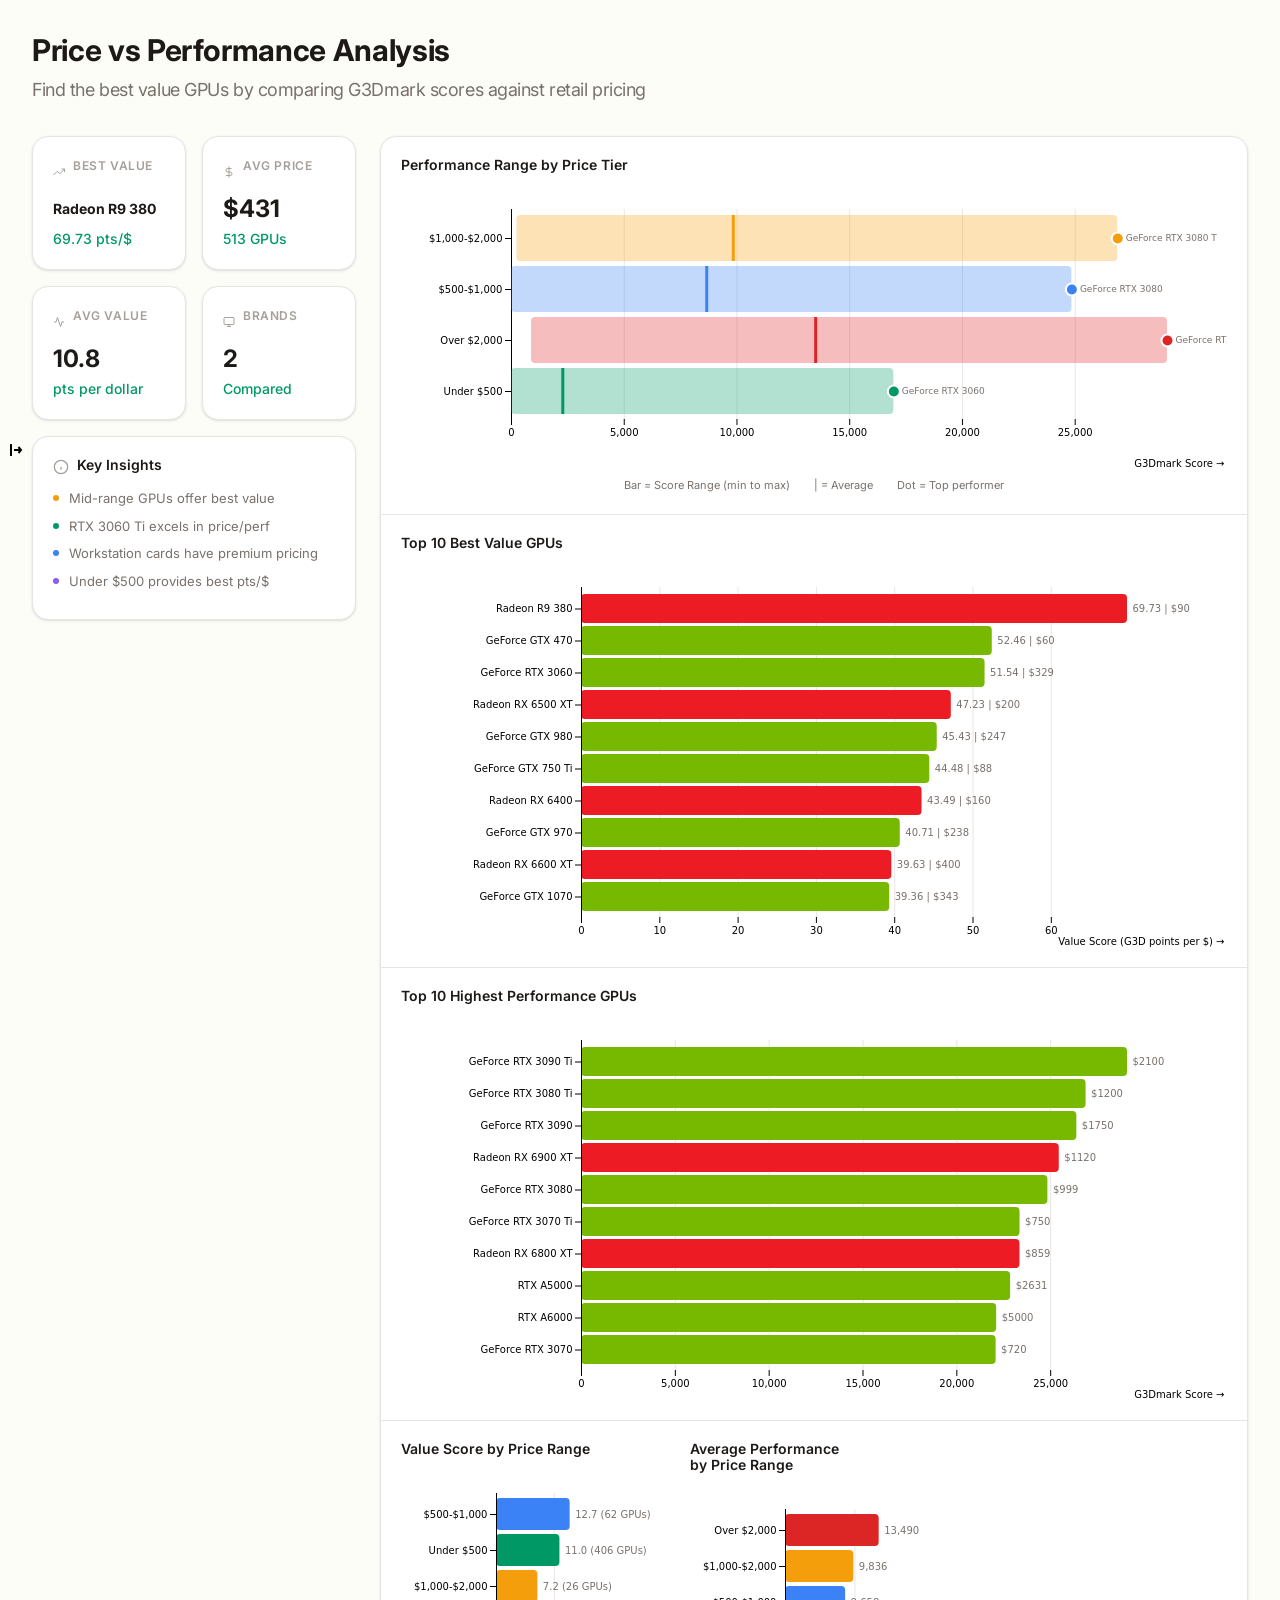
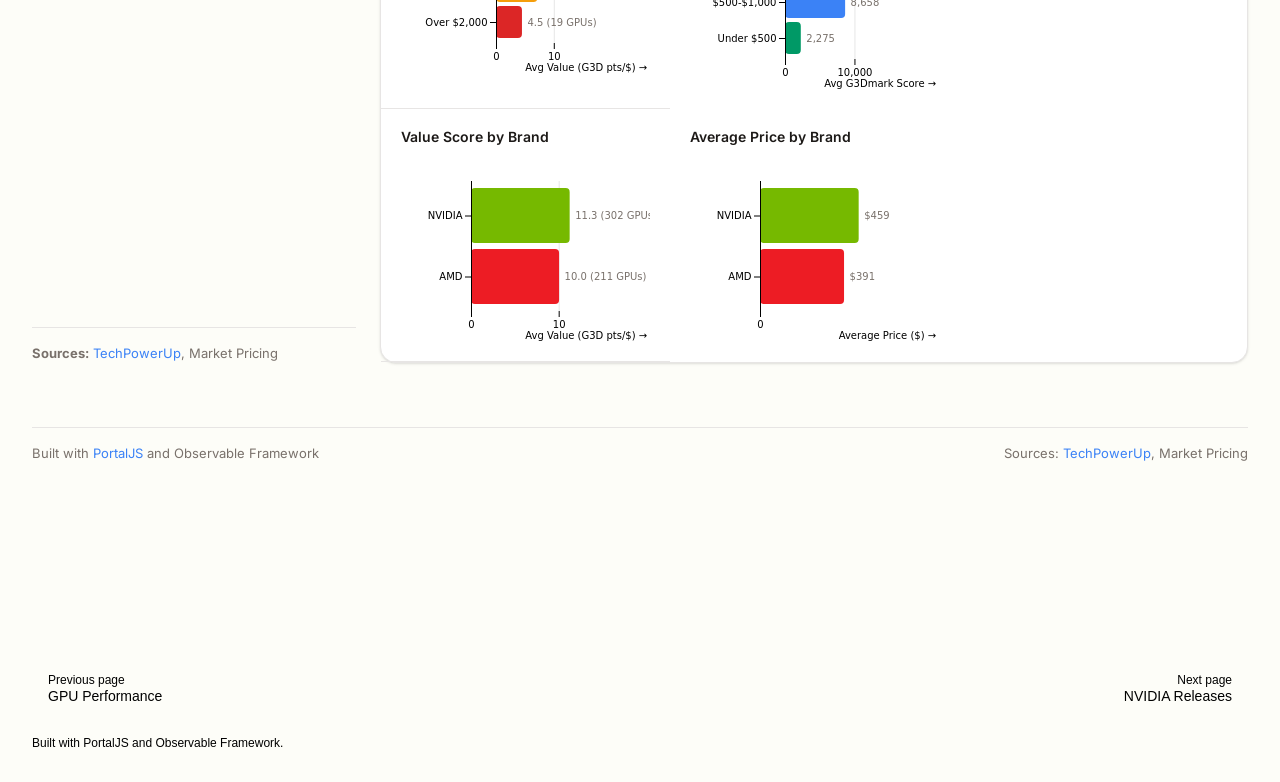
<file: price-performance.html>
<!DOCTYPE html>
<html>
<head>
<meta charset="utf-8">
<meta name="viewport" content="width=device-width, initial-scale=1, maximum-scale=1">
<meta name="generator" content="Observable Framework v1.13.3">
<title>GPU Performance &amp; Pricing Data Portal</title>
<link rel="preconnect" href="https://fonts.gstatic.com" crossorigin>
<link rel="preload" as="style" href="https://fonts.googleapis.com/css2?family=Source+Serif+4:ital,opsz,wght@0,8..60,200..900;1,8..60,200..900&amp;display=swap" crossorigin>
<link rel="preload" as="style" href="./_import/style.1a9b2807.css">
<link rel="stylesheet" type="text/css" href="https://fonts.googleapis.com/css2?family=Source+Serif+4:ital,opsz,wght@0,8..60,200..900;1,8..60,200..900&amp;display=swap" crossorigin>
<link rel="stylesheet" type="text/css" href="./_import/style.1a9b2807.css">
<link rel="modulepreload" href="./_observablehq/client.183e9b31.js">
<link rel="modulepreload" href="./_observablehq/runtime.e080113b.js">
<link rel="modulepreload" href="./_observablehq/stdlib.73a8ec5a.js">
<link rel="modulepreload" href="./_npm/d3@7.9.0/e780feca.js">
<link rel="modulepreload" href="./_npm/htl@0.3.1/72f4716c.js">
<link rel="modulepreload" href="./_npm/@observablehq/plot@0.6.17/d761ef9b.js">
<link rel="modulepreload" href="./_npm/d3-dsv@3.0.1/9cffc2bd.js">
<link rel="modulepreload" href="./_npm/d3-array@3.2.4/e93ca09f.js">
<link rel="modulepreload" href="./_npm/d3-axis@3.0.0/0f2de24d.js">
<link rel="modulepreload" href="./_npm/d3-brush@3.0.0/65eb105b.js">
<link rel="modulepreload" href="./_npm/d3-chord@3.0.1/7ef8fb2e.js">
<link rel="modulepreload" href="./_npm/d3-color@3.1.0/aeb57b94.js">
<link rel="modulepreload" href="./_npm/d3-contour@4.0.2/1d2aed74.js">
<link rel="modulepreload" href="./_npm/d3-delaunay@6.0.4/5ced1d52.js">
<link rel="modulepreload" href="./_npm/d3-dispatch@3.0.1/9ba9c7f3.js">
<link rel="modulepreload" href="./_npm/d3-drag@3.0.0/4202580c.js">
<link rel="modulepreload" href="./_npm/d3-ease@3.0.1/cdd7e898.js">
<link rel="modulepreload" href="./_npm/d3-fetch@3.0.1/b4e2ad9a.js">
<link rel="modulepreload" href="./_npm/d3-force@3.0.0/5e804d15.js">
<link rel="modulepreload" href="./_npm/d3-format@3.1.0/86074ef6.js">
<link rel="modulepreload" href="./_npm/d3-geo@3.1.1/40599fb3.js">
<link rel="modulepreload" href="./_npm/d3-hierarchy@3.1.2/e49e792c.js">
<link rel="modulepreload" href="./_npm/d3-interpolate@3.0.1/8d1e5425.js">
<link rel="modulepreload" href="./_npm/d3-path@3.1.0/20d3f133.js">
<link rel="modulepreload" href="./_npm/d3-polygon@3.0.1/7553081f.js">
<link rel="modulepreload" href="./_npm/d3-quadtree@3.0.1/0dfd751c.js">
<link rel="modulepreload" href="./_npm/d3-random@3.0.1/3c90ee06.js">
<link rel="modulepreload" href="./_npm/d3-scale@4.0.2/843b6a76.js">
<link rel="modulepreload" href="./_npm/d3-scale-chromatic@3.1.0/ba24c2e7.js">
<link rel="modulepreload" href="./_npm/d3-selection@3.0.0/4d94e5b7.js">
<link rel="modulepreload" href="./_npm/d3-shape@3.2.0/6d3a6726.js">
<link rel="modulepreload" href="./_npm/d3-time@3.1.0/9f03c579.js">
<link rel="modulepreload" href="./_npm/d3-time-format@4.1.0/07c9626f.js">
<link rel="modulepreload" href="./_npm/d3-timer@3.0.1/b58a267d.js">
<link rel="modulepreload" href="./_npm/d3-transition@3.0.1/004da2ac.js">
<link rel="modulepreload" href="./_npm/d3-zoom@3.0.0/b5786b3f.js">
<link rel="modulepreload" href="./_npm/isoformat@0.2.1/18cbf477.js">
<link rel="modulepreload" href="./_npm/interval-tree-1d@1.0.4/53fe8176.js">
<link rel="modulepreload" href="./_npm/internmap@2.0.3/e08981d9.js">
<link rel="modulepreload" href="./_npm/delaunator@5.0.1/02d43215.js">
<link rel="modulepreload" href="./_npm/binary-search-bounds@2.0.5/cbf6ba23.js">
<link rel="modulepreload" href="./_npm/robust-predicates@3.0.2/aa00730b.js">

  <link rel="icon" href="./_file/observable.1af93621.png" type="image/png" sizes="32x32">
  <script>
    sessionStorage.setItem("observablehq-sidebar", "false");
  </script>
  <script type="module">
    import { inject } from 'https://esm.sh/@vercel/analytics@1.5.0';
    inject();
  </script>
  
<script type="module">

import {define} from "./_observablehq/client.183e9b31.js";
import {registerFile} from "./_observablehq/stdlib.73a8ec5a.js";

registerFile("./data/gpu_benchmarks.csv", {"name":"./data/gpu_benchmarks.csv","mimeType":"text/csv","path":"./_file/data/gpu_benchmarks.3d4d3476.csv","lastModified":1765390452621,"size":131785});

define({id: "1b23e4a1", inputs: ["FileAttachment"], outputs: ["benchmarks"], body: (FileAttachment) => {
const benchmarks = FileAttachment("./data/gpu_benchmarks.csv").csv({typed: true});
return {benchmarks};
}});

define({id: "4c262757", inputs: ["benchmarks","d3"], outputs: ["processedData","byValue","topValue","byPerformance","avgPrice","avgScore","avgValue","bestValue","worstValue","gpuCount","priceRanges","byPriceRange","brandValue","bestPerRange"], body: async (benchmarks,d3) => {
const processedData = (await benchmarks)
  .filter(d => d.price && d.G3Dmark && d.price > 0 && d.G3Dmark > 0 && d.brand && d.brand !== "Other")
  .map(d => ({
    gpuName: d.gpuName,
    g3dmark: +d.G3Dmark,
    price: +d.price,
    brand: d.brand,
    category: d.category || "Unknown",
    tdp: +d.TDP || 0,
    valueScore: (+d.G3Dmark / +d.price).toFixed(2)
  }));

const byValue = [...processedData].sort((a, b) => +b.valueScore - +a.valueScore);
const topValue = byValue.slice(0, 10);
const byPerformance = [...processedData].sort((a, b) => b.g3dmark - a.g3dmark).slice(0, 10);

const avgPrice = d3.mean(processedData, d => d.price);
const avgScore = d3.mean(processedData, d => d.g3dmark);
const avgValue = d3.mean(processedData, d => +d.valueScore);
const bestValue = byValue[0];
const worstValue = byValue[byValue.length - 1];
const gpuCount = processedData.length;

const priceRanges = [
  {range: "Under $500", min: 0, max: 500, color: "#009966"},
  {range: "$500-$1,000", min: 500, max: 1000, color: "#3b82f6"},
  {range: "$1,000-$2,000", min: 1000, max: 2000, color: "#f59e0b"},
  {range: "Over $2,000", min: 2000, max: Infinity, color: "#dc2626"}
];

const byPriceRange = priceRanges.map(r => {
  const gpus = processedData.filter(d => d.price >= r.min && d.price < r.max);
  return {
    range: r.range,
    color: r.color,
    count: gpus.length,
    avgScore: gpus.length > 0 ? d3.mean(gpus, d => d.g3dmark) : 0,
    avgValue: gpus.length > 0 ? d3.mean(gpus, d => +d.valueScore) : 0,
    avgPrice: gpus.length > 0 ? d3.mean(gpus, d => d.price) : 0
  };
}).filter(d => d.count > 0);

const brandValue = d3.rollups(
  processedData,
  v => ({
    avgValue: d3.mean(v, d => +d.valueScore),
    avgPrice: d3.mean(v, d => d.price),
    avgScore: d3.mean(v, d => d.g3dmark),
    count: v.length
  }),
  d => d.brand
).map(([brand, stats]) => ({brand, ...stats})).sort((a, b) => b.avgValue - a.avgValue);

const bestPerRange = priceRanges.map(r => {
  const gpus = processedData.filter(d => d.price >= r.min && d.price < r.max);
  if (gpus.length === 0) return null;
  const bestByValue = gpus.sort((a, b) => +b.valueScore - +a.valueScore)[0];
  const bestByPerf = gpus.sort((a, b) => b.g3dmark - a.g3dmark)[0];
  return {
    range: r.range,
    color: r.color,
    bestValue: bestByValue,
    bestPerf: bestByPerf,
    minScore: d3.min(gpus, d => d.g3dmark),
    maxScore: d3.max(gpus, d => d.g3dmark),
    avgScore: d3.mean(gpus, d => d.g3dmark),
    count: gpus.length
  };
}).filter(d => d !== null);
return {processedData,byValue,topValue,byPerformance,avgPrice,avgScore,avgValue,bestValue,worstValue,gpuCount,priceRanges,byPriceRange,brandValue,bestPerRange};
}});

define({id: "691fbdb5", inputs: ["display","html","bestValue","avgPrice","gpuCount","avgValue","brandValue","resize","Plot","bestPerRange","topValue","byPerformance","byPriceRange"], body: (display,html,bestValue,avgPrice,gpuCount,avgValue,brandValue,resize,Plot,bestPerRange,topValue,byPerformance,byPriceRange) => {
display(html`<div class="dashboard-layout">
  <div class="sidebar">
    <div class="stats-grid">
      <div class="stat-card">
        <div class="stat-card-header">
          <span class="stat-card-icon"><svg viewBox="0 0 24 24"><polyline points="23 6 13.5 15.5 8.5 10.5 1 18"></polyline><polyline points="17 6 23 6 23 12"></polyline></svg></span>
          <span class="stat-card-label">Best Value</span>
        </div>
        <div class="stat-card-content">
          <div class="stat-card-value" style="font-size: 14px;">${bestValue?.gpuName.substring(0, 20)}</div>
          <div class="stat-card-subvalue">${bestValue?.valueScore} pts/$</div>
        </div>
      </div>

      <div class="stat-card">
        <div class="stat-card-header">
          <span class="stat-card-icon"><svg viewBox="0 0 24 24"><line x1="12" y1="1" x2="12" y2="23"></line><path d="M17 5H9.5a3.5 3.5 0 0 0 0 7h5a3.5 3.5 0 0 1 0 7H6"></path></svg></span>
          <span class="stat-card-label">Avg Price</span>
        </div>
        <div class="stat-card-content">
          <div class="stat-card-value">$${Math.round(avgPrice).toLocaleString()}</div>
          <div class="stat-card-subvalue">${gpuCount} GPUs</div>
        </div>
      </div>

      <div class="stat-card">
        <div class="stat-card-header">
          <span class="stat-card-icon"><svg viewBox="0 0 24 24"><polyline points="22 12 18 12 15 21 9 3 6 12 2 12"></polyline></svg></span>
          <span class="stat-card-label">Avg Value</span>
        </div>
        <div class="stat-card-content">
          <div class="stat-card-value">${avgValue.toFixed(1)}</div>
          <div class="stat-card-subvalue">pts per dollar</div>
        </div>
      </div>

      <div class="stat-card">
        <div class="stat-card-header">
          <span class="stat-card-icon"><svg viewBox="0 0 24 24"><rect x="2" y="3" width="20" height="14" rx="2" ry="2"></rect><line x1="8" y1="21" x2="16" y2="21"></line><line x1="12" y1="17" x2="12" y2="21"></line></svg></span>
          <span class="stat-card-label">Brands</span>
        </div>
        <div class="stat-card-content">
          <div class="stat-card-value">${brandValue.length}</div>
          <div class="stat-card-subvalue">Compared</div>
        </div>
      </div>
    </div>

    <div class="insights">
      <div class="insights-header">
        <span class="insights-icon"><svg viewBox="0 0 24 24"><circle cx="12" cy="12" r="10"></circle><line x1="12" y1="16" x2="12" y2="12"></line><line x1="12" y1="8" x2="12.01" y2="8"></line></svg></span>
        <h4 class="insights-title">Key Insights</h4>
      </div>
      <ul class="insights-list">
        <li>Mid-range GPUs offer best value</li>
        <li>RTX 3060 Ti excels in price/perf</li>
        <li>Workstation cards have premium pricing</li>
        <li>Under $500 provides best pts/$</li>
      </ul>
    </div>

    <div class="data-sources">
      <strong>Sources:</strong> <a href="https://www.techpowerup.com/gpu-specs/" target="_blank">TechPowerUp</a>, Market Pricing
    </div>
  </div>

  <div class="main-content">
    <div class="chart-container chart-large">
      <h3>Performance Range by Price Tier</h3>
      ${resize((width) => {
        const isMobile = width < 640;
        return Plot.plot({
          width,
          height: isMobile ? 240 : 280,
          marginLeft: isMobile ? 95 : 110,
          marginRight: 60,
          marginBottom: 50,
          style: { background: "transparent" },
          x: { label: "G3Dmark Score →", grid: true },
          y: { label: null },
          marks: [
            Plot.ruleX([0]),
            Plot.barX(bestPerRange, {
              x1: "minScore", x2: "maxScore", y: "range",
              fill: "color", fillOpacity: 0.3, rx: 4
            }),
            Plot.tickX(bestPerRange, {
              x: "avgScore", y: "range",
              stroke: "color", strokeWidth: 3
            }),
            Plot.dot(bestPerRange, {
              x: "maxScore", y: "range", fill: "color", r: 6, stroke: "white", strokeWidth: 2,
              tip: true, title: d => "Best: " + d.bestPerf.gpuName + "\nScore: " + d.maxScore.toLocaleString()
            }),
            Plot.text(bestPerRange, {
              x: "maxScore", y: "range",
              text: d => d.bestPerf.gpuName.substring(0, 18),
              dx: 8, textAnchor: "start", fontSize: 9, fill: "#79716B"
            })
          ]
        });
      })}
      <div style="display: flex; gap: 1.5rem; justify-content: center; margin-top: 0.5rem; font-size: 11px; color: #79716B;">
        <span>Bar = Score Range (min to max)</span>
        <span>| = Average</span>
        <span>Dot = Top performer</span>
      </div>
    </div>

    <div class="chart-container chart-large">
      <h3>Top 10 Best Value GPUs</h3>
      ${resize((width) => {
        const isMobile = width < 640;
        const colorMap = { "NVIDIA": "#76b900", "AMD": "#ed1c24" };
        return Plot.plot({
          width,
          height: isMobile ? 340 : 380,
          marginLeft: isMobile ? 140 : 180,
          marginRight: 100,
          style: { background: "transparent" },
          x: { label: "Value Score (G3D points per $) →", grid: true },
          y: { label: null },
          marks: [
            Plot.barX(topValue, {
              x: d => +d.valueScore, y: "gpuName",
              fill: d => colorMap[d.brand] || "#888",
              sort: {y: "-x"}, rx: 4, tip: true
            }),
            Plot.text(topValue, {
              x: d => +d.valueScore, y: "gpuName",
              text: d => d.valueScore + " | $" + d.price.toFixed(0),
              dx: 5, textAnchor: "start", fontSize: 10, fill: "#79716B"
            }),
            Plot.ruleX([0])
          ]
        });
      })}
    </div>

    <div class="chart-container chart-large">
      <h3>Top 10 Highest Performance GPUs</h3>
      ${resize((width) => {
        const isMobile = width < 640;
        const colorMap = { "NVIDIA": "#76b900", "AMD": "#ed1c24" };
        return Plot.plot({
          width,
          height: isMobile ? 340 : 380,
          marginLeft: isMobile ? 140 : 180,
          marginRight: 100,
          style: { background: "transparent" },
          x: { label: "G3Dmark Score →", grid: true },
          y: { label: null },
          marks: [
            Plot.barX(byPerformance, {
              x: "g3dmark", y: "gpuName",
              fill: d => colorMap[d.brand] || "#888",
              sort: {y: "-x"}, rx: 4, tip: true
            }),
            Plot.text(byPerformance, {
              x: "g3dmark", y: "gpuName",
              text: d => "$" + d.price.toFixed(0),
              dx: 5, textAnchor: "start", fontSize: 10, fill: "#79716B"
            }),
            Plot.ruleX([0])
          ]
        });
      })}
    </div>

    <div class="chart-grid">
      <div class="chart-container">
        <h3>Value Score by Price Range</h3>
        ${resize((width) => {
          const isMobile = width < 640;
          return Plot.plot({
            width,
            height: isMobile ? 200 : 220,
            marginLeft: isMobile ? 95 : 110,
            marginRight: 80,
            style: { background: "transparent" },
            x: { label: "Avg Value (G3D pts/$) →", grid: true },
            y: { label: null },
            marks: [
              Plot.barX(byPriceRange, {
                x: "avgValue", y: "range", fill: "color", sort: {y: "-x"}, rx: 4, tip: true
              }),
              Plot.text(byPriceRange, {
                x: "avgValue", y: "range",
                text: d => d.avgValue.toFixed(1) + " (" + d.count + " GPUs)",
                dx: 5, textAnchor: "start", fontSize: 10, fill: "#79716B"
              }),
              Plot.ruleX([0])
            ]
          });
        })}
      </div>

      <div class="chart-container">
        <h3>Average Performance by Price Range</h3>
        ${resize((width) => {
          const isMobile = width < 640;
          return Plot.plot({
            width,
            height: isMobile ? 200 : 220,
            marginLeft: isMobile ? 95 : 110,
            marginRight: 60,
            style: { background: "transparent" },
            x: { label: "Avg G3Dmark Score →", grid: true },
            y: { label: null },
            marks: [
              Plot.barX(byPriceRange, {
                x: "avgScore", y: "range", fill: "color", sort: {y: "-x"}, rx: 4, tip: true
              }),
              Plot.text(byPriceRange, {
                x: "avgScore", y: "range",
                text: d => Math.round(d.avgScore).toLocaleString(),
                dx: 5, textAnchor: "start", fontSize: 10, fill: "#79716B"
              }),
              Plot.ruleX([0])
            ]
          });
        })}
      </div>
    </div>

    <div class="chart-grid">
      <div class="chart-container">
        <h3>Value Score by Brand</h3>
        ${resize((width) => {
          const isMobile = width < 640;
          const colorMap = { "NVIDIA": "#76b900", "AMD": "#ed1c24", "Intel": "#0071c5" };
          return Plot.plot({
            width,
            height: isMobile ? 180 : 200,
            marginLeft: isMobile ? 70 : 80,
            marginRight: 80,
            style: { background: "transparent" },
            x: { label: "Avg Value (G3D pts/$) →", grid: true },
            y: { label: null },
            marks: [
              Plot.barX(brandValue, {
                x: "avgValue", y: "brand", fill: d => colorMap[d.brand] || "#888", sort: {y: "-x"}, rx: 4, tip: true
              }),
              Plot.text(brandValue, {
                x: "avgValue", y: "brand",
                text: d => d.avgValue.toFixed(1) + " (" + d.count + " GPUs)",
                dx: 5, textAnchor: "start", fontSize: 10, fill: "#79716B"
              }),
              Plot.ruleX([0])
            ]
          });
        })}
      </div>

      <div class="chart-container">
        <h3>Average Price by Brand</h3>
        ${resize((width) => {
          const isMobile = width < 640;
          const colorMap = { "NVIDIA": "#76b900", "AMD": "#ed1c24", "Intel": "#0071c5" };
          return Plot.plot({
            width,
            height: isMobile ? 180 : 200,
            marginLeft: isMobile ? 70 : 80,
            marginRight: 80,
            style: { background: "transparent" },
            x: { label: "Average Price ($) →", grid: true },
            y: { label: null },
            marks: [
              Plot.barX(brandValue, {
                x: "avgPrice", y: "brand", fill: d => colorMap[d.brand] || "#888", sort: {y: "-x"}, rx: 4, tip: true
              }),
              Plot.text(brandValue, {
                x: "avgPrice", y: "brand",
                text: d => "$" + Math.round(d.avgPrice).toLocaleString(),
                dx: 5, textAnchor: "start", fontSize: 10, fill: "#79716B"
              }),
              Plot.ruleX([0])
            ]
          });
        })}
      </div>
    </div>
  </div>
</div>

<div class="dashboard-footer">
  <span>Built with <a href="https://www.portaljs.com/">PortalJS</a> and Observable Framework</span>
  <span>Sources: <a href="https://www.techpowerup.com/gpu-specs/" target="_blank">TechPowerUp</a>, Market Pricing</span>
</div>`)
}});

</script>
</head>
<body>
<input id="observablehq-sidebar-toggle" type="checkbox" title="Toggle sidebar">
<label id="observablehq-sidebar-backdrop" for="observablehq-sidebar-toggle"></label>
<nav id="observablehq-sidebar">
  <ol>
    <label id="observablehq-sidebar-close" for="observablehq-sidebar-toggle"></label>
    <li class="observablehq-link"><a href="./">GPU Performance &amp; Pricing Data Portal</a></li>
  </ol>
  <ol>
    <li class="observablehq-link"><a href="./gpu-performance">GPU Performance</a></li>
    <li class="observablehq-link observablehq-link-active"><a href="./price-performance">Price vs Performance</a></li>
    <li class="observablehq-link"><a href="./nvidia-releases">NVIDIA Releases</a></li>
  </ol>
</nav>
<script>{const e=document.querySelector("#observablehq-sidebar"),o=document.querySelector("#observablehq-sidebar-toggle"),r=sessionStorage.getItem("observablehq-sidebar");r?o.checked=r==="true":o.indeterminate=!0;for(const t of document.querySelectorAll("#observablehq-sidebar summary")){const s=t.parentElement;switch(sessionStorage.getItem(`observablehq-sidebar:${t.textContent}`)){case"true":s.open=!0;break;case"false":s.classList.contains("observablehq-section-active")||(s.open=!1);break}}addEventListener("beforeunload",()=>sessionStorage.setItem("observablehq-sidebar-scrolly",`${e.scrollTop}`));const a=sessionStorage.getItem("observablehq-sidebar-scrolly");a!=null&&(e.style.cssText="overflow: hidden;",e.scrollTop=+a,e.style.cssText="");}</script>
<div id="observablehq-center">
<main id="observablehq-main" class="observablehq">
<div class="observablehq observablehq--block"><!--:1b23e4a1:--></div>
<div class="observablehq observablehq--block"><!--:4c262757:--></div>
<div class="hero">
  <h1>Price vs Performance Analysis</h1>
  <p>Find the best value GPUs by comparing G3Dmark scores against retail pricing</p>
</div>
<div class="observablehq observablehq--block"><observablehq-loading></observablehq-loading><!--:691fbdb5:--></div>
</main>
<footer id="observablehq-footer">
<nav><a rel="prev" href="./gpu-performance"><span>GPU Performance</span></a><a rel="next" href="./nvidia-releases"><span>NVIDIA Releases</span></a></nav>
<div>Built with <a href="https://www.portaljs.com/" target="_blank" rel="noopener noreferrer">PortalJS</a> and Observable Framework.</div>
</footer>
</div>
</body>
</html>
</file>
<file: _import/style.1a9b2807.css>
@import"https://fonts.googleapis.com/css2?family=Inter:wght@400;500;600;700&display=swap";:root{--monospace: Menlo, Consolas, monospace;--monospace-font: 14px/1.5 var(--monospace);--serif: "Source Serif 4", "Iowan Old Style", "Apple Garamond", "Palatino Linotype", "Times New Roman", "Droid Serif", Times, serif, "Apple Color Emoji", "Segoe UI Emoji", "Segoe UI Symbol";--sans-serif: -apple-system, BlinkMacSystemFont, "avenir next", avenir, helvetica, "helvetica neue", ubuntu, roboto, noto, "segoe ui", arial, sans-serif;--theme-blue: #4269d0;--theme-green: #3ca951;--theme-red: #ff725c;--theme-yellow: #efb118}html{-webkit-text-size-adjust:100%;-webkit-font-smoothing:antialiased;-moz-osx-font-smoothing:grayscale;background:var(--theme-background);color:var(--theme-foreground)}body{font:17px/1.5 var(--serif);margin:0}a[href]{color:var(--theme-foreground-focus)}h1,h2,h3,h4,h5,h6{color:var(--theme-foreground-alt);font-weight:700;line-height:1.15;margin-top:0;margin-bottom:.25rem;text-wrap:balance}h2+p,h3+p,h4+p,h2+table,h3+table,h4+table{margin-top:0}h1+h2{color:var(--theme-foreground);font-size:20px;font-style:italic;font-weight:400;margin-bottom:1rem}a[href]{text-decoration:none}a[href]:hover,a[href]:focus{text-decoration:underline}h1 code,h2 code,h3 code,h4 code,h5 code,h6 code{font-size:90%}pre{line-height:1.5}pre,code,tt{font-family:var(--monospace);font-size:14px}img{max-width:100%}p,table,figure,figcaption,h1,h2,h3,h4,h5,h6,.katex-display{max-width:640px}blockquote,ol,ul{max-width:600px}blockquote{margin:1rem 1.5rem}ul ol{padding-left:28px}hr{height:1px;margin:1rem 0;padding:1rem 0;border:none;background:no-repeat center/100% 1px linear-gradient(to right,var(--theme-foreground-faintest),var(--theme-foreground-faintest))}pre{background-color:var(--theme-background-alt);border-radius:4px;margin:1rem -1rem;max-width:960px;min-height:1.5em;padding:.5rem 1rem;overflow-x:auto;box-sizing:border-box}input:not([type]),input[type=email],input[type=number],input[type=password],input[type=range],input[type=search],input[type=tel],input[type=text],input[type=url]{width:240px}input,canvas,button{vertical-align:middle}button,input,textarea{accent-color:var(--theme-blue)}table{width:100%;border-collapse:collapse;font:13px/1.2 var(--sans-serif)}table pre,table code,table tt{font-size:inherit;line-height:inherit}th>pre:only-child,td>pre:only-child{margin:0;padding:0}th{color:var(--theme-foreground);text-align:left;vertical-align:bottom}td{color:var(--theme-foreground-alt);vertical-align:top}th,td{padding:3px 6.5px 3px 0}th:last-child,td:last-child{padding-right:0}tr:not(:last-child){border-bottom:solid 1px var(--theme-foreground-faintest)}thead tr{border-bottom:solid 1px var(--theme-foreground-fainter)}figure,table{margin:1rem 0}figure img{max-width:100%}figure>h2,figure>h3{font-family:var(--sans-serif)}figure>h2{font-size:20px}figure>h3{font-size:16px;font-weight:400}figcaption{font:small var(--sans-serif);color:var(--theme-foreground-muted)}a[href].observablehq-header-anchor{color:inherit}:root{--font-big: 700 32px/1 var(--sans-serif);--font-small: 14px var(--sans-serif)}.big{font:var(--font-big)}.small{font:var(--font-small)}.red{color:var(--theme-red)}.yellow{color:var(--theme-yellow)}.green{color:var(--theme-green)}.blue{color:var(--theme-blue)}.muted{color:var(--theme-foreground-muted)}.observablehq--draft>h1:first-of-type:after{content:" [DRAFT]";color:var(--theme-foreground-muted)}:root{--theme-caret: url("data:image/svg+xml,%3Csvg xmlns='http://www.w3.org/2000/svg' width='16' height='16' viewBox='0 0 16 16'%3E%3Cpath d='M5 7L8.125 9.5L11.25 7' stroke='black' stroke-width='1.5' stroke-linecap='round' fill='none'/%3E%3C/svg%3E");--theme-toggle: url("data:image/svg+xml,%3Csvg xmlns='http://www.w3.org/2000/svg' width='16' height='16' viewBox='0 0 16 16'%3E%3Cpath d='m10.5,11 2.5-3-2.5-3 M6,8h7' fill='none' stroke='black' stroke-width='2'/%3E%3Crect x='2' y='2' fill='currentColor' height='12' rx='0.5' width='2'/%3E%3C/svg%3E");--theme-magnifier: url("data:image/svg+xml,%3Csvg xmlns='http://www.w3.org/2000/svg' width='16' height='16' viewBox='0 0 16 16'%3E%3Cpath stroke='currentColor' stroke-width='2' fill='none' d='M15,15L10.5,10.5a3,3 0 1,0 -6 -6a3,3 0 1,0 6 6'%3E%3C/path%3E%3C/svg%3E");--observablehq-max-width: 1440px;--observablehq-header-height: 2.2rem;scroll-padding-top:2.5rem}:root:has(#observablehq-header){scroll-padding-top:calc(var(--observablehq-header-height) + 2.5rem)}body{max-width:var(--observablehq-max-width);margin:auto}#observablehq-main,#observablehq-header,#observablehq-footer{margin:1rem auto}#observablehq-header{position:fixed;top:0;left:calc(max(0rem,(100vw - var(--observablehq-max-width)) / 2) + var(--observablehq-inset-left) + 2rem);right:calc(max(0rem,(100vw - var(--observablehq-max-width)) / 2) + var(--observablehq-inset-right) + 2rem);z-index:2;display:flex;align-items:center;gap:.5rem;height:var(--observablehq-header-height);margin:0 -2rem 2rem;padding:1rem 2rem .5rem;background:var(--theme-background);border-bottom:solid 1px var(--theme-foreground-faintest);font:500 16px var(--sans-serif)}#observablehq-main{min-height:calc(100vh - 20rem);position:relative;z-index:0}#observablehq-header~#observablehq-main{margin-top:calc(var(--observablehq-header-height) + 1.5rem + 2rem)}#observablehq-footer{display:block;margin-top:10rem;font:12px var(--sans-serif);color:var(--theme-foreground-faint)}#observablehq-footer nav{display:grid;max-width:640px;grid-template-columns:1fr 1fr;column-gap:1rem;margin-bottom:1rem}#observablehq-footer nav a{display:flex;flex-direction:column;border:1px solid var(--theme-foreground-fainter);border-radius:8px;padding:1rem;line-height:1rem;text-decoration:none}#observablehq-footer nav a span{font-size:14px}#observablehq-footer nav a:hover span{text-decoration:underline}#observablehq-footer nav a:hover{border-color:var(--theme-foreground-focus)}#observablehq-footer nav a[rel=prev]{grid-column:1;align-items:start}#observablehq-footer nav a[rel=next]{grid-column:2;align-items:end}#observablehq-footer nav a:before{color:var(--theme-foreground-faint)}#observablehq-footer nav a[rel=prev]:before{content:"Previous page"}#observablehq-footer nav a[rel=next]:before{content:"Next page"}#observablehq-center{margin:2rem;--observablehq-inset-left: 0rem;--observablehq-inset-right: 0rem}#observablehq-sidebar{--observablehq-sidebar-padding-left: max(0rem, (100vw - var(--observablehq-max-width)) / 2) ;position:fixed;background:var(--theme-background-alt);color:var(--theme-foreground-muted);font:14px var(--sans-serif);visibility:hidden;font-weight:500;width:calc(272px + var(--observablehq-sidebar-padding-left));z-index:3;top:0;bottom:0;left:-272px;box-sizing:border-box;padding:0 .5rem 1rem calc(var(--observablehq-sidebar-padding-left) + .5rem);overflow-y:auto}#observablehq-sidebar ol,#observablehq-toc ol{list-style:none;margin:0;padding:0}#observablehq-sidebar>ol,#observablehq-sidebar>details,#observablehq-sidebar>section{position:relative;padding-bottom:.5rem;margin:.5rem 0;border-bottom:solid 1px var(--theme-foreground-faintest)}#observablehq-sidebar>ol:first-child{position:sticky;top:0;z-index:1;font-size:16px;font-weight:700;padding-top:1rem;margin:0;color:var(--theme-foreground)}#observablehq-sidebar>ol:first-child:before{content:"";position:absolute;inset:0 -.5rem;background:var(--theme-background-alt)}#observablehq-sidebar>ol:first-child>li{position:relative}#observablehq-sidebar>ol:first-child>li>a{height:calc(var(--observablehq-header-height) - 1rem)}#observablehq-sidebar>ol:last-child,#observablehq-sidebar>details:last-child,#observablehq-sidebar>section:last-child{border-bottom:none}#observablehq-sidebar summary{font-weight:700;color:var(--theme-foreground);cursor:default}#observablehq-sidebar summary::-webkit-details-marker,#observablehq-sidebar summary::marker{display:none}#observablehq-sidebar details summary:after{position:absolute;right:0;width:1rem;height:1rem;background:var(--theme-foreground-muted);content:"";-webkit-mask:var(--theme-caret);-webkit-mask-repeat:no-repeat;-webkit-mask-position:center;mask:var(--theme-caret);mask-repeat:no-repeat;mask-position:center;padding:.5rem;transition:transform .25s ease;transform:rotate(-90deg);transform-origin:50% 50%}#observablehq-sidebar details summary:hover:after{color:var(--theme-foreground)}#observablehq-sidebar details[open] summary:after{transform:rotate(0)}#observablehq-sidebar-toggle{position:fixed;appearance:none;background:none;top:0;left:0;height:100%;width:2rem;display:flex;align-items:center;justify-content:center;cursor:e-resize;margin:0;color:var(--theme-foreground-muted);z-index:1}#observablehq-sidebar-close{position:absolute;top:1rem;right:0;width:2rem;height:var(--observablehq-header-height);display:flex;align-items:center;justify-content:center;color:var(--theme-foreground-muted);cursor:w-resize;z-index:2}#observablehq-sidebar-toggle:before,#observablehq-sidebar-close:before{content:"";width:1rem;height:1rem;background:currentColor;-webkit-mask:var(--theme-toggle);mask:var(--theme-toggle)}#observablehq-sidebar-close:before{transform:scaleX(-1)}#observablehq-sidebar summary,.observablehq-link a{display:flex;padding:.5rem 1rem .5rem 1.5rem;margin-left:-.5rem;align-items:center}#observablehq-sidebar summary a{flex-grow:1;color:inherit}#observablehq-sidebar summary.observablehq-link{padding:0;margin-left:0}#observablehq-sidebar details summary:hover,.observablehq-link-active a,.observablehq-link a:hover{background:var(--theme-background)}.observablehq-link a:hover{color:var(--theme-foreground-focus)}#observablehq-toc{display:none;position:fixed;color:var(--theme-foreground-muted);font:400 14px var(--sans-serif);z-index:1;top:0;right:calc(max(0rem,(100% - var(--observablehq-max-width)) / 2) + 1rem);bottom:0;overflow-y:auto}#observablehq-header~#observablehq-toc{top:calc(var(--observablehq-header-height) + 1.5rem)}#observablehq-toc nav{width:192px;margin:2rem 0;padding:0 1rem;box-sizing:border-box;border-left:solid 1px var(--theme-foreground-faintest)}#observablehq-toc div{font-weight:700;color:var(--theme-foreground);margin-bottom:.5rem}.observablehq-secondary-link a{display:block;padding:.25rem 0}.observablehq-link:not(.observablehq-link-active) a[href]:not(:hover),.observablehq-secondary-link:not(.observablehq-secondary-link-active) a[href]:not(:hover){color:inherit}.observablehq-link-active,.observablehq-secondary-link-active{position:relative}.observablehq-link-active:before,.observablehq-secondary-link-highlight{content:"";position:absolute;width:3px;background:var(--theme-foreground-focus)}.observablehq-link-active:before{top:0;bottom:0;left:-.5rem}.observablehq-secondary-link-highlight{left:1px;top:2rem;height:0;transition:top .15s ease,height .15s ease}#observablehq-sidebar{transition:visibility .15s 0ms,left .15s 0ms ease}#observablehq-sidebar:focus-within,#observablehq-sidebar-toggle:checked~#observablehq-sidebar{left:0;visibility:initial;box-shadow:0 0 8px 4px #0000001a;transition:visibility 0ms 0ms,left .15s 0ms ease}#observablehq-sidebar-backdrop{display:none;position:fixed;inset:0;z-index:2}#observablehq-sidebar-backdrop:has(~#observablehq-sidebar:focus-within),#observablehq-sidebar-toggle:checked~#observablehq-sidebar-backdrop{display:initial}@media (prefers-color-scheme: dark){#observablehq-sidebar:focus-within,#observablehq-sidebar-toggle:checked~#observablehq-sidebar{box-shadow:0 0 8px 4px #00000080}}@media (min-width: calc(912px + 6rem)){#observablehq-sidebar{transition:none!important}#observablehq-sidebar-toggle:checked~#observablehq-sidebar-backdrop{display:none}#observablehq-sidebar-toggle:checked~#observablehq-sidebar,#observablehq-sidebar-toggle:indeterminate~#observablehq-sidebar{left:0;visibility:initial;box-shadow:none}#observablehq-sidebar-toggle:checked~#observablehq-center,#observablehq-sidebar-toggle:indeterminate~#observablehq-center{--observablehq-inset-left: calc(272px + 1rem) ;--observablehq-inset-right: 1rem;padding-left:var(--observablehq-inset-left);padding-right:1rem}}@media (min-width: calc(832px + 5rem)){#observablehq-toc~#observablehq-main{padding-right:calc(192px + 1rem)}#observablehq-toc{display:block}}@media (min-width: calc(912px + 6rem)){#observablehq-sidebar-toggle:checked~#observablehq-center #observablehq-toc,#observablehq-sidebar-toggle:indeterminate~#observablehq-center #observablehq-toc{display:none}#observablehq-sidebar-toggle:checked~#observablehq-center #observablehq-toc~#observablehq-main,#observablehq-sidebar-toggle:indeterminate~#observablehq-center #observablehq-toc~#observablehq-main{padding-right:0}}@media (min-width: calc(1104px + 7rem)){#observablehq-sidebar-toggle:checked~#observablehq-center #observablehq-toc,#observablehq-sidebar-toggle:indeterminate~#observablehq-center #observablehq-toc,#observablehq-toc{display:block}#observablehq-sidebar-toggle:checked~#observablehq-center #observablehq-toc~#observablehq-main,#observablehq-sidebar-toggle:indeterminate~#observablehq-center #observablehq-toc~#observablehq-main{padding-right:calc(192px + 1rem)}}.observablehq-pre-container{position:relative;margin:1rem -1rem;max-width:960px}.observablehq-pre-container:after{position:absolute;top:0;right:0;height:21px;font:12px var(--sans-serif);color:var(--theme-foreground-muted);background:linear-gradient(to right,transparent,var(--theme-background-alt) 40%);padding:.5rem .5rem .5rem 1.5rem}.observablehq-pre-container[data-language]:after{content:attr(data-language)}.observablehq-pre-container pre{padding-right:4rem;margin:0;max-width:none}.observablehq-pre-copy{position:absolute;top:0;right:0;background:none;color:transparent;border:none;border-radius:4px;padding:0 8px;margin:4px;height:29px;cursor:pointer;z-index:1;display:flex;align-items:center}.observablehq-pre-copied:before{content:"Copied!";position:absolute;right:calc(100% + .25rem);background:linear-gradient(to right,transparent,var(--theme-background-alt) 10%);color:var(--theme-green);font:var(--font-small);padding:4px 8px 4px 16px;pointer-events:none;animation-name:observablehq-pre-copied;animation-duration:.25s;animation-direction:alternate;animation-iteration-count:2}@keyframes observablehq-pre-copied{0%{opacity:0;transform:translate(.5rem)}50%{opacity:1}to{transform:translate(0)}}.observablehq-pre-container[data-copy] .observablehq-pre-copy,.observablehq-pre-container:hover .observablehq-pre-copy,.observablehq-pre-container .observablehq-pre-copy:focus{background:var(--theme-background-alt);color:var(--theme-foreground-faint)}.observablehq-pre-container .observablehq-pre-copy:hover{color:var(--theme-foreground-muted)}.observablehq-pre-container .observablehq-pre-copy:active{color:var(--theme-foreground);background:var(--theme-foreground-faintest)}#observablehq-sidebar.observablehq-search-results>ol:not(:first-child),#observablehq-sidebar.observablehq-search-results>details,#observablehq-sidebar.observablehq-search-results>section{display:none}#observablehq-search{position:relative;padding:.5rem 0 0;display:flex;align-items:center}#observablehq-search input{padding:6px 4px 6px 2.2em;width:100%;border:none;border-radius:4px;background-color:var(--theme-background);font-size:13.3px;height:28px}#observablehq-search input::placeholder{color:var(--theme-foreground-faint)}#observablehq-search:before{position:absolute;left:.5rem;content:"";width:1rem;height:1rem;background:currentColor;-webkit-mask:var(--theme-magnifier);mask:var(--theme-magnifier);pointer-events:none}#observablehq-search:after{position:absolute;right:6px;content:attr(data-shortcut);pointer-events:none}#observablehq-search:focus-within:after{content:""}#observablehq-search-results{--relevance-width: 32px;position:absolute;overflow-y:auto;top:6.5rem;left:var(--observablehq-sidebar-padding-left);right:.5rem;bottom:0}#observablehq-search-results a span{max-width:184px;white-space:nowrap;overflow:hidden;text-overflow:ellipsis}#observablehq-search-results div{text-align:right;font-size:10px;margin:.5em}#observablehq-search-results li{position:relative;display:flex;align-items:center}#observablehq-search-results a{flex-grow:1}#observablehq-search-results li:after,#observablehq-search-results a span:after{content:"";width:var(--relevance-width);height:4px;position:absolute;top:14px;right:.5em;border-radius:2px;background:var(--theme-foreground-muted)}#observablehq-search-results li.observablehq-link-active:after{background:var(--theme-foreground-focus)}#observablehq-search-results a span:after{background:var(--theme-foreground-faintest)}#observablehq-search-results li[data-score="0"]:after{width:calc(var(--relevance-width) * .125)}#observablehq-search-results li[data-score="1"]:after{width:calc(var(--relevance-width) * .25)}#observablehq-search-results li[data-score="2"]:after{width:calc(var(--relevance-width) * .4375)}#observablehq-search-results li[data-score="3"]:after{width:calc(var(--relevance-width) * .625)}#observablehq-search-results li[data-score="4"]:after{width:calc(var(--relevance-width) * .8125)}@media print{#observablehq-center{padding-left:1em!important}#observablehq-sidebar,#observablehq-footer{display:none!important}}#observablehq-main{container-type:inline-size}.grid{margin:1rem 0;display:grid;gap:1rem;grid-auto-rows:1fr}.grid svg{overflow:visible}.grid figure{margin:0}.grid>*>p:first-child{margin-top:0}.grid>*>p:last-child{margin-bottom:0}@container (min-width: 640px){.grid-cols-2,.grid-cols-4{grid-template-columns:repeat(2,minmax(0,1fr))}.grid-cols-2 .grid-colspan-2,.grid-cols-2 .grid-colspan-3,.grid-cols-2 .grid-colspan-4,.grid-cols-4 .grid-colspan-2,.grid-cols-4 .grid-colspan-3,.grid-cols-4 .grid-colspan-4{grid-column:span 2}}@container (min-width: 720px){.grid-cols-3{grid-template-columns:repeat(3,minmax(0,1fr))}.grid-cols-3 .grid-colspan-2{grid-column:span 2}.grid-cols-3 .grid-colspan-3{grid-column:span 3}}@container (min-width: 1080px){.grid-cols-4{grid-template-columns:repeat(4,minmax(0,1fr))}.grid-cols-4 .grid-colspan-3{grid-column:span 3}.grid-cols-4 .grid-colspan-4{grid-column:span 4}}.grid-rowspan-2{grid-row:span 2}.grid-rowspan-3{grid-row:span 3}.grid-rowspan-4{grid-row:span 4}.note,.tip,.warning,.caution{border-left:solid 1px;border-radius:0 4px 4px 0;padding:1rem 2rem;margin:1rem 0;box-sizing:border-box;max-width:640px}.note:before,.tip:before,.warning:before,.caution:before{display:block;margin-bottom:1rem;font-weight:700}.note{border-left-color:var(--theme-foreground-fainter);background-color:var(--theme-background-alt)}.note:before{content:"Note";color:var(--theme-foreground-muted)}.tip{border-left-color:var(--theme-green);background-color:color-mix(in srgb,var(--theme-green),var(--theme-background) 90%)}.tip:before{content:"Tip";color:var(--theme-green)}.warning{border-left-color:var(--theme-yellow);background-color:color-mix(in srgb,var(--theme-yellow),var(--theme-background) 90%)}.warning:before{content:"Warning";color:var(--theme-yellow)}.caution{border-left-color:var(--theme-red);background-color:color-mix(in srgb,var(--theme-red),var(--theme-background) 90%)}.caution:before{content:"Caution";color:var(--theme-red)}.note[label]:before,.tip[label]:before,.warning[label]:before,.caution[label]:before{content:attr(label)}.note>:first-child,.tip>:first-child,.warning>:first-child,.caution>:first-child{margin-top:0}.note>:last-child,.tip>:last-child,.warning>:last-child,.caution>:last-child{margin-bottom:0}.card{background:var(--theme-background-alt);border:solid 1px var(--theme-foreground-faintest);border-radius:.75rem;padding:1rem;margin:1rem 0;font:14px var(--sans-serif)}.grid>.card{margin:0}.card>:first-child,.card>:first-child>:first-child{margin-top:0}.card>:last-child,.card>:last-child>:last-child{margin-bottom:0}.card h2,.card h3{font-size:inherit}.card h2{font-weight:500;font-size:15px}.card h3{font-weight:400;color:var(--theme-foreground-muted)}.card h2~svg,.card h3~svg,.card h2~p,.card h3~p{margin-top:1rem}.observablehq--block:empty{margin:0}@keyframes observablehq-loading{0%{transform:rotate(0)}to{transform:rotate(360deg)}}observablehq-loading{font:var(--monospace-font);color:var(--theme-foreground-muted);display:inline-block;transform-origin:.32em 55%;animation-name:observablehq-loading;animation-timing-function:linear;animation-duration:1s;animation-iteration-count:infinite}observablehq-loading:before{content:"\21bb"}.observablehq--block observablehq-loading{display:block}.observablehq--block{margin:1rem 0}.observablehq--block .observablehq,.observablehq--block .observablehq--inspect{display:block}.observablehq--collapsed,.observablehq--expanded.observablehq--inspect a{cursor:pointer}.observablehq--caret{margin-right:4px;vertical-align:baseline}.observablehq--field{text-indent:-1rem;margin-left:1rem}.observablehq--inspect{font:var(--monospace-font);overflow-x:auto;white-space:pre}.observablehq--inspect.observablehq--import{white-space:normal}.observablehq--inspect::-webkit-scrollbar{display:none}.observablehq--error .observablehq--inspect{word-break:break-all;white-space:pre-wrap}.observablehq--string-expand{margin-left:6px;padding:2px 6px;border-radius:2px;font-size:80%;background:var(--theme-background-alt);cursor:pointer;vertical-align:middle}.observablehq--keyword,.hljs-doctag,.hljs-keyword,.hljs-meta .hljs-keyword,.hljs-template-tag,.hljs-template-variable,.hljs-type,.hljs-variable.language_{color:var(--syntax-keyword)}.observablehq--symbol,.hljs-title,.hljs-title.class_,.hljs-title.class_.inherited__,.hljs-title.function_{color:var(--syntax-entity)}.observablehq--index,.observablehq--key,.hljs-attr,.hljs-attribute,.hljs-meta,.hljs-operator,.hljs-variable,.hljs-selector-attr,.hljs-selector-class,.hljs-selector-id{color:var(--syntax-constant)}.observablehq--regexp,.observablehq--string,.hljs-regexp,.hljs-string,.hljs-meta .hljs-string{color:var(--syntax-string)}.observablehq--null,.observablehq--undefined,.hljs-built_in,.hljs-literal,.hljs-symbol{color:var(--syntax-variable)}.observablehq--prototype-key,.observablehq--empty,.hljs-comment,.hljs-formula{color:var(--syntax-comment)}.observablehq--bigint,.observablehq--boolean,.observablehq--date,.observablehq--forbidden,.observablehq--number,.hljs-name,.hljs-number,.hljs-quote,.hljs-selector-tag,.hljs-selector-pseudo{color:var(--syntax-entity-tag)}.hljs-subst{color:var(--syntax-storage-modifier-import)}.hljs-section{color:var(--syntax-markup-heading);font-weight:700}.hljs-bullet{color:var(--syntax-markup-list)}.hljs-emphasis{color:var(--syntax-markup-italic);font-style:italic}.hljs-strong{color:var(--syntax-markup-bold);font-weight:700}.hljs-addition{color:var(--syntax-markup-inserted);background-color:var(--syntax-markup-inserted-background)}.hljs-deletion{color:var(--syntax-markup-deleted);background-color:var(--syntax-markup-deleted-background)}.observablehq--empty{font-style:oblique}.observablehq--error{color:var(--syntax-keyword)}.plot-d6a7b5{--plot-background: var(--theme-background)}p .plot-d6a7b5{display:inline-block}:root{--color-background: #FDFDF8;--color-background-card: #FFFFFF;--color-border: #E7E5E4;--card-shadow: 0px 1px 3px rgba(0, 0, 0, .1), 0px 1px 2px -1px rgba(0, 0, 0, .1);--color-text-primary: #1C1917;--color-text-secondary: #79716B;--color-text-muted: #A6A09B;--color-accent-green: #009966;--color-accent-blue: #3B82F6;--color-accent-orange: #F59E0B;--color-accent-red: #DC2626;--color-accent-purple: #8B5CF6;--nvidia-green: #76b900;--amd-red: #ed1c24;--intel-blue: #0071c5;--card-radius: 16px;--card-radius-sm: 12px;--badge-radius: 6px;--spacing-xs: 8px;--spacing-sm: 16px;--spacing-md: 24px;--spacing-lg: 32px}*{overflow-anchor:none!important}body{font-family:Inter,system-ui,-apple-system,sans-serif;background:var(--color-background);overflow-anchor:none!important}.hero{margin-bottom:var(--spacing-lg)}.hero h1{margin:0;font-size:30px;font-weight:700;line-height:36px;letter-spacing:-.35px;color:var(--color-text-primary)}.hero p{margin:8px 0 0;font-size:18px;font-weight:400;line-height:28px;letter-spacing:-.44px;color:var(--color-text-secondary)}.hero-large{display:flex;flex-direction:column;align-items:center;font-family:Inter,system-ui,sans-serif;margin:2rem 0 3rem;text-wrap:balance;text-align:center}.hero-large h1{margin:.5rem 0;font-size:2.5rem;font-weight:900;line-height:1.1;color:var(--color-text-primary)}.hero-large p{margin:.5rem 0 0;max-width:40em;font-size:1rem;line-height:1.5;color:var(--color-text-secondary)}@media (min-width: 640px){.hero-large h1{font-size:3rem}}.dashboard-layout{display:grid;grid-template-columns:324px 1fr;gap:var(--spacing-md);margin:0 0 4rem;min-height:0}.sidebar{display:flex;flex-direction:column;gap:var(--spacing-sm)}.stats-grid{display:grid;grid-template-columns:repeat(2,1fr);gap:var(--spacing-sm)}.main-content{display:flex;flex-direction:column;gap:0;min-height:400px;background:var(--color-background-card);border:1px solid var(--color-border);border-radius:var(--card-radius);box-shadow:var(--card-shadow);overflow:visible}.chart-grid{display:grid;grid-template-columns:repeat(3,1fr);gap:0}.chart-large{grid-column:1 / -1}.chart-container{padding:20px;border-bottom:1px solid var(--color-border)}.chart-container:last-child{border-bottom:none}.chart-container h3{display:flex;align-items:center;gap:8px;margin:0 0 var(--spacing-sm) 0;font-size:14px;font-weight:600;color:var(--color-text-primary)}.chart-badge{padding:4px 10px;background:#ecfdf5;color:var(--color-accent-green);font-size:11px;font-weight:600;border-radius:var(--badge-radius);margin-left:auto}.stat-card{background:var(--color-background-card);border:1px solid var(--color-border);box-shadow:var(--card-shadow);border-radius:var(--card-radius);padding:20px;display:flex;flex-direction:column;gap:18px}.stat-card-header{display:flex;align-items:center;gap:8px}.stat-card-icon{width:12px;height:12px;color:var(--color-text-muted)}.stat-card-icon svg{width:12px;height:12px;stroke:currentColor;stroke-width:2;fill:none}.stat-card-label,.stat-label{font-size:12px;font-weight:600;text-transform:uppercase;letter-spacing:.6px;color:var(--color-text-muted)}.stat-card-content{display:flex;flex-direction:column;gap:4px}.stat-card-value,.stat-value{font-size:24px;font-weight:700;line-height:32px;color:var(--color-text-primary)}.stat-card-subvalue,.stat-change{font-size:14px;font-weight:500;line-height:20px;color:var(--color-accent-green)}.positive{color:var(--color-accent-green)}.negative{color:var(--color-accent-red)}.nvidia{color:var(--nvidia-green)}.amd{color:var(--amd-red)}.intel{color:var(--intel-blue)}.insights{background:var(--color-background-card);border:1px solid var(--color-border);box-shadow:var(--card-shadow);border-radius:var(--card-radius);padding:20px}.insights-header{display:flex;align-items:center;gap:8px;margin-bottom:var(--spacing-sm)}.insights-icon{width:16px;height:16px;color:var(--color-text-muted)}.insights-icon svg{width:16px;height:16px;stroke:currentColor;stroke-width:2;fill:none}.insights h4,.insights-title{margin:0;font-size:14px;font-weight:600;color:var(--color-text-primary)}.insights ul,.insights-list{margin:0;padding:0;list-style:none}.insights li{position:relative;padding-left:16px;margin-bottom:8px;font-size:13px;line-height:1.5;color:var(--color-text-secondary)}.insights li:before{content:"";position:absolute;left:0;top:6px;width:6px;height:6px;border-radius:50%}.insights li:nth-child(1):before{background:var(--color-accent-orange)}.insights li:nth-child(2):before{background:var(--color-accent-green)}.insights li:nth-child(3):before{background:var(--color-accent-blue)}.insights li:nth-child(4):before{background:var(--color-accent-purple)}.data-sources{font-size:13px;color:var(--color-text-secondary);margin-top:auto;padding-top:var(--spacing-sm);border-top:1px solid var(--color-border)}.data-sources a{color:var(--color-accent-blue);text-decoration:none}.data-sources a:hover{text-decoration:underline}.dashboard-footer{display:flex;justify-content:space-between;align-items:center;padding:var(--spacing-sm) 0;font-size:13px;color:var(--color-text-secondary);border-top:1px solid var(--color-border);margin-top:var(--spacing-lg)}.dashboard-footer a{color:var(--color-accent-blue);text-decoration:none}.dashboard-footer a:hover{text-decoration:underline}g[aria-label=tip] path,g[aria-label=tip]>path,svg g path[filter*=drop-shadow]{fill:#fff!important;stroke:#e7e5e4!important;stroke-width:1px!important}g[aria-label=tip] text,g[aria-label=tip] text tspan{fill:#1c1917!important}.card,.card>*,.card svg,.card figure{overflow-anchor:none!important;contain:layout style paint}svg,svg *{overflow-anchor:none!important}form,form *{overflow-anchor:none!important}.landing-grid{display:grid;grid-template-columns:repeat(2,1fr);gap:var(--spacing-md);margin:2rem 0}.landing-card{background:var(--color-background-card);border:1px solid var(--color-border);box-shadow:var(--card-shadow);border-radius:var(--card-radius);padding:var(--spacing-md);transition:border-color .2s,box-shadow .2s}.landing-card:hover{border-color:var(--color-accent-blue);box-shadow:0 4px 12px #00000014}.landing-card h3{margin:0 0 8px;font-size:16px;font-weight:700;color:var(--color-text-primary)}.landing-card p{margin:0;font-size:14px;color:var(--color-text-secondary);line-height:1.5}.landing-card a{color:inherit;text-decoration:none}.key-stats{display:grid;grid-template-columns:repeat(4,1fr);gap:var(--spacing-sm);margin:2rem 0}.key-stat{background:var(--color-background-card);border:1px solid var(--color-border);box-shadow:var(--card-shadow);border-radius:var(--card-radius);padding:var(--spacing-sm);text-align:center}.key-stat .value{font-size:24px;font-weight:700;line-height:1.2;color:var(--color-accent-blue)}.key-stat .label{font-size:12px;color:var(--color-text-muted);text-transform:uppercase;letter-spacing:.5px;margin-top:4px}.chart-section{display:flex;flex-direction:column;gap:var(--spacing-md)}.chart-container-full{background:var(--color-background-card);border:1px solid var(--color-border);box-shadow:var(--card-shadow);border-radius:var(--card-radius);padding:var(--spacing-md)}.chart-container-full h3{margin:0 0 var(--spacing-sm) 0;font-size:16px;font-weight:600;color:var(--color-text-primary)}footer{width:100%!important}footer nav{display:flex!important;justify-content:space-between!important;align-items:center!important;width:100%!important;max-width:100%!important}footer nav a{flex:0 0 auto!important}footer nav a:first-child{margin-right:auto!important}footer nav a:last-child{margin-left:auto!important}@media (max-width: 1100px){.dashboard-layout{grid-template-columns:280px 1fr}.chart-grid{grid-template-columns:1fr}}@media (max-width: 900px){.dashboard-layout{grid-template-columns:1fr}.sidebar{flex-direction:column;gap:var(--spacing-sm)}.stats-grid{grid-template-columns:repeat(4,1fr)}.landing-grid{grid-template-columns:1fr}.key-stats{grid-template-columns:repeat(2,1fr)}}@media (max-width: 768px){.hero h1{font-size:24px;line-height:30px}.hero p{font-size:16px;line-height:24px}.stats-grid{grid-template-columns:repeat(2,1fr)}.chart-grid{grid-template-columns:1fr}.chart-container{padding:16px}.stat-card{padding:16px;gap:12px}.stat-card-value,.stat-value{font-size:18px;line-height:24px}.stat-card-label,.stat-label{font-size:10px}.insights{padding:16px}.hero-large h1{font-size:2rem}.dashboard-footer{flex-direction:column;gap:8px;text-align:center}}@media (max-width: 480px){.stats-grid,.key-stats{grid-template-columns:1fr 1fr}}#observablehq-sidebar,nav#observablehq-sidebar,aside#observablehq-sidebar{background:var(--color-background-card)!important}@media (max-width: 768px){#observablehq-sidebar,nav#observablehq-sidebar,aside#observablehq-sidebar,[class*=observablehq-sidebar]{background:var(--color-background-card)!important;background-color:#fff!important}}
</file>
